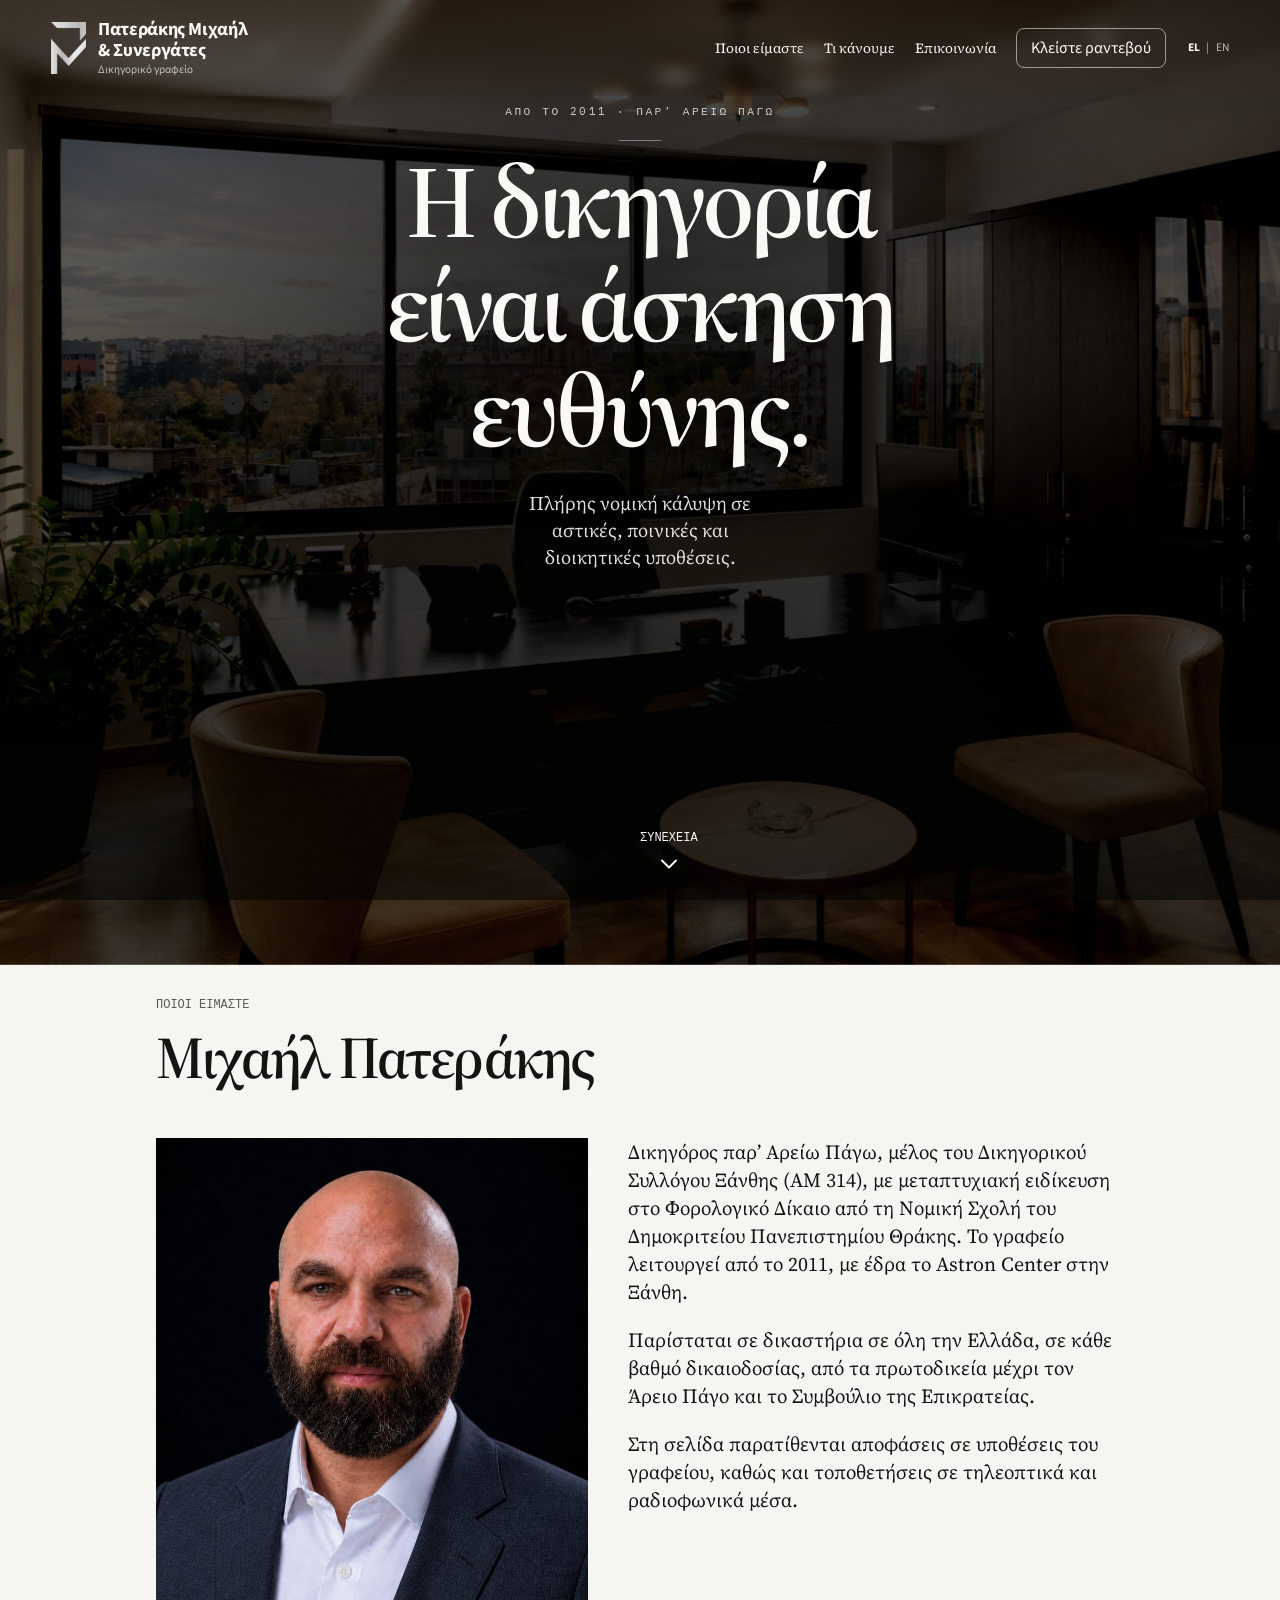
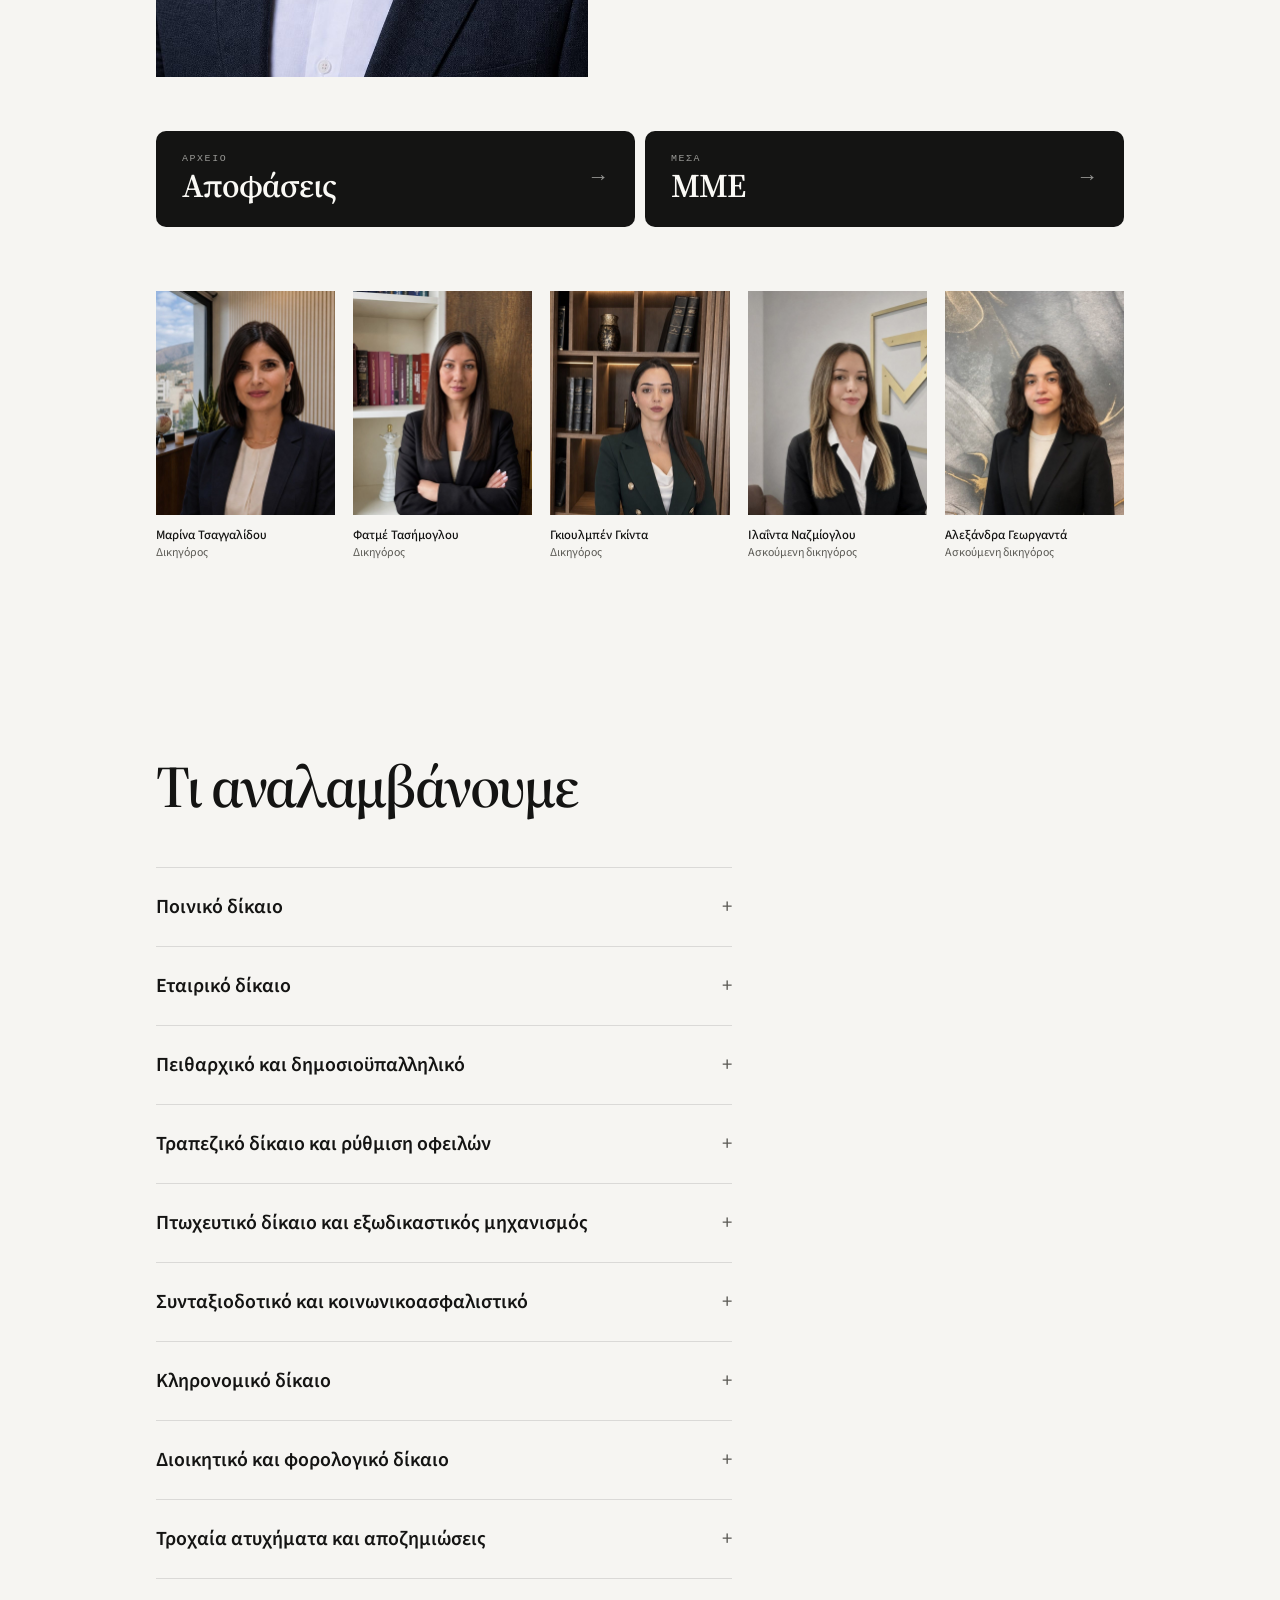
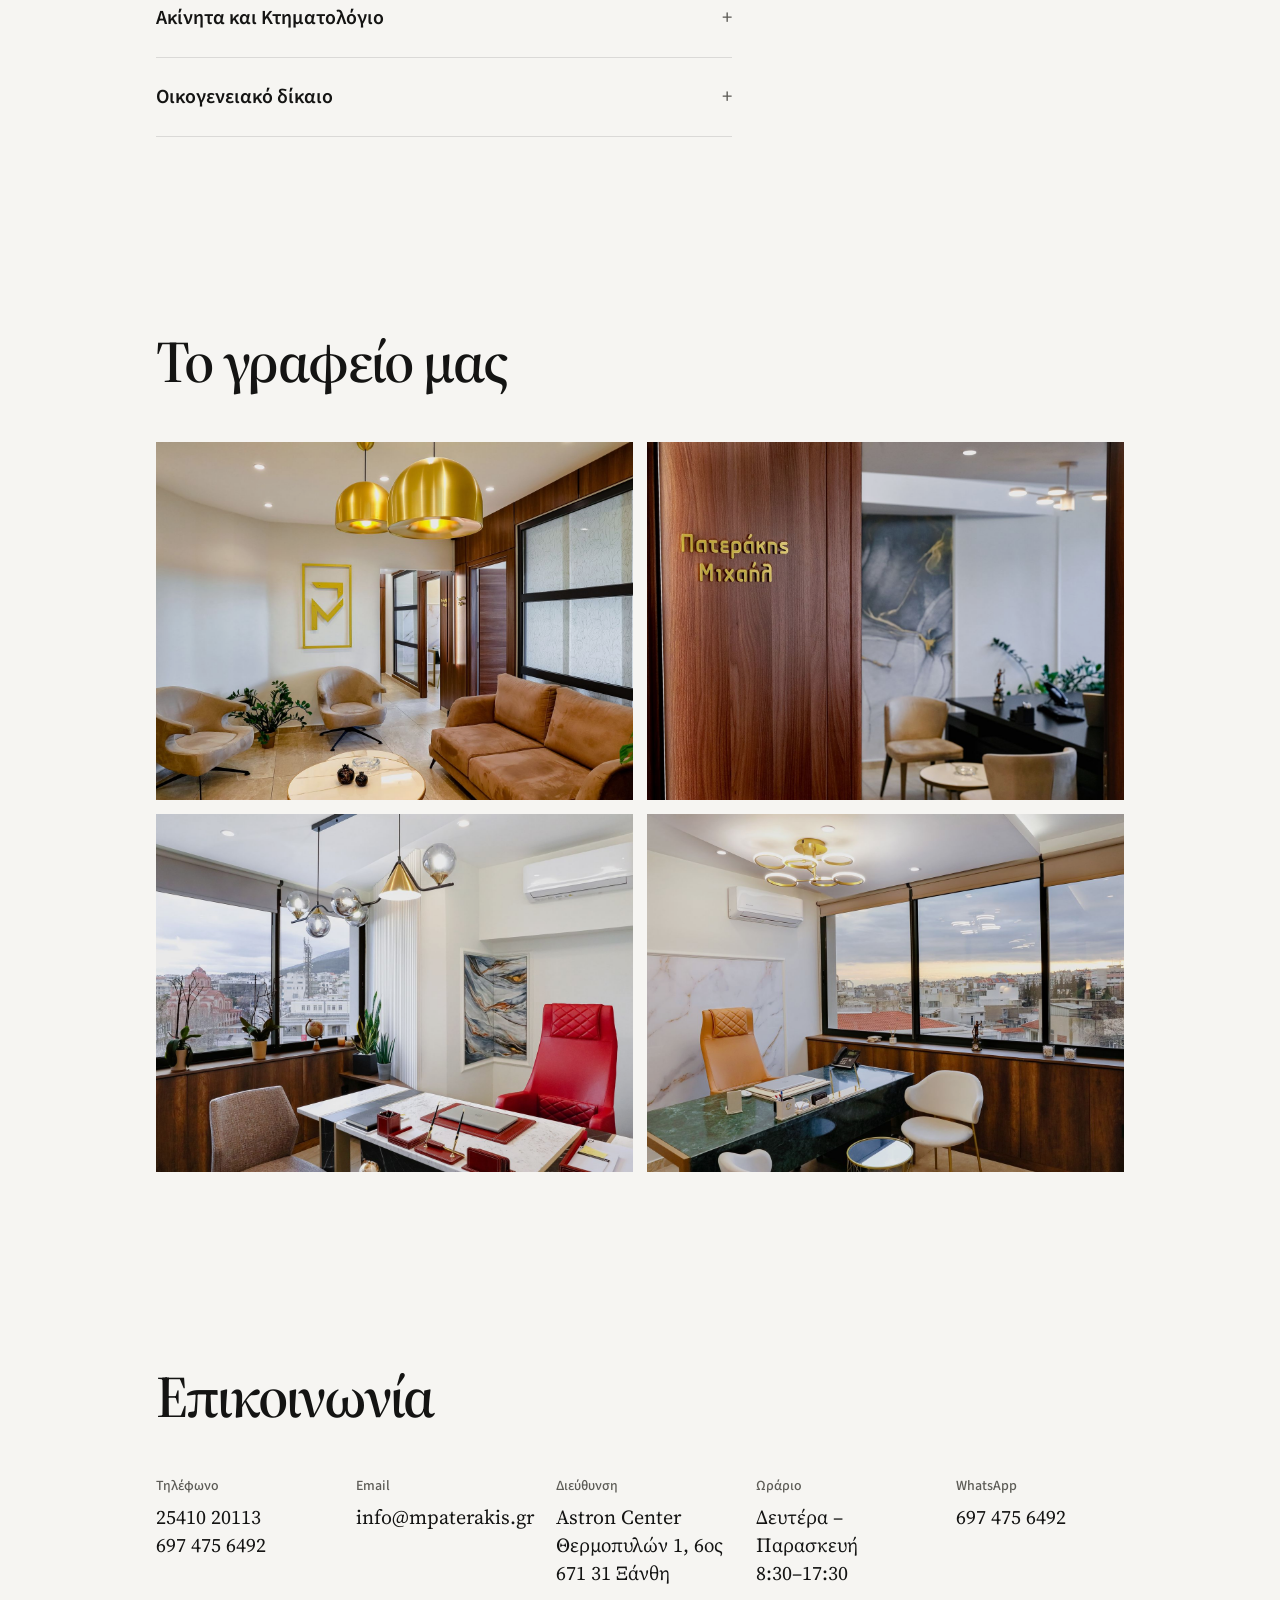
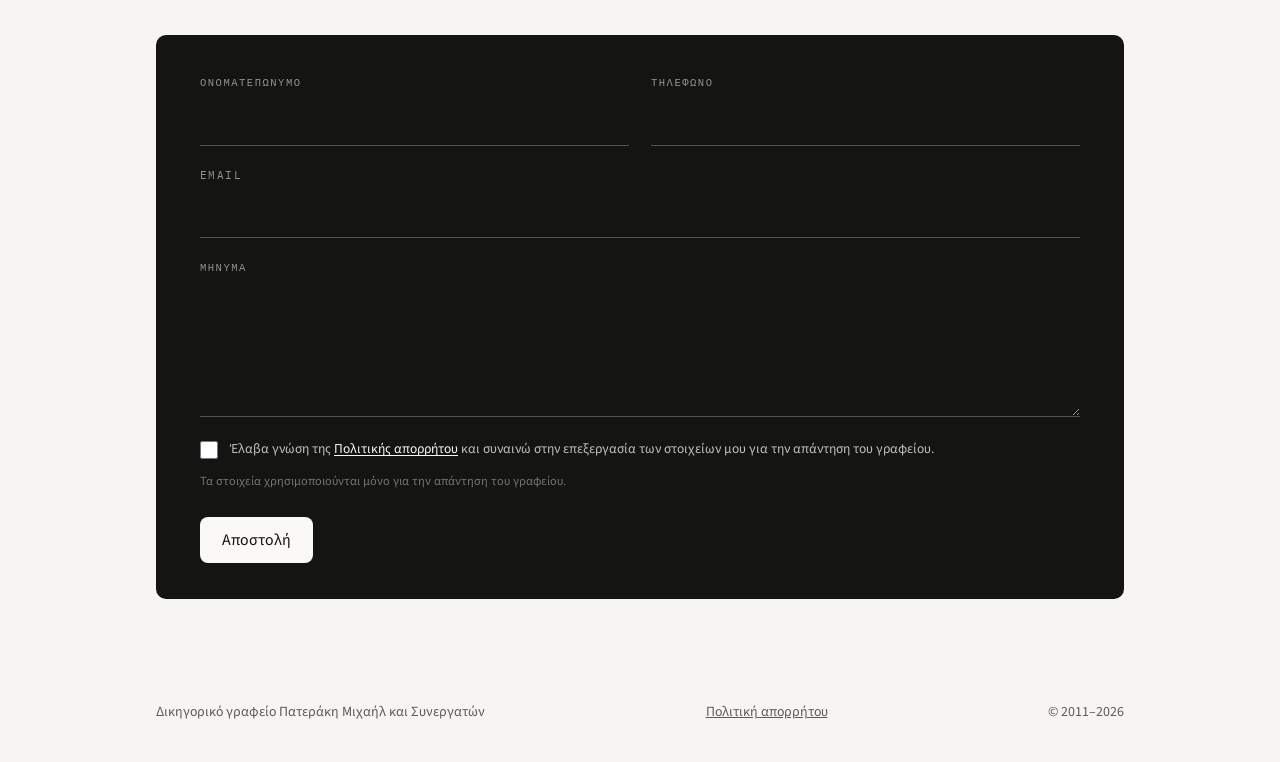
<file: index.html>
<!DOCTYPE html>
<html lang="el">
<head>
<meta charset="utf-8">
<meta name="viewport" content="width=device-width, initial-scale=1">
<title data-i18n="title.home">Δικηγορικό γραφείο Πατεράκη — Ξάνθη | Δικηγόρος παρ’ Αρείω Πάγω</title>
<link rel="icon" href="favicon.ico" sizes="any">
<link rel="icon" href="favicon-32.png" sizes="32x32" type="image/png">
<link rel="icon" href="favicon-16.png" sizes="16x16" type="image/png">
<link rel="icon" href="favicon.png" sizes="64x64" type="image/png">
<link rel="apple-touch-icon" href="apple-touch-icon.png">
<link rel="preload" href="fonts/SourceSerif4-normal-600-greek.woff2" as="font" type="font/woff2" crossorigin>
<link rel="preload" href="fonts/SourceSans3-normal-400-greek.woff2" as="font" type="font/woff2" crossorigin>
<link rel="stylesheet" href="fonts.css">
<style>
:root{
  --bg:#F6F5F2;
  --ink:#141413;
  --mute:#5C5B56;
  --line:rgba(20,20,19,.12);
  --gold:#C4A35A;
  --gold-2:#E0C57A;
  --sans:"Source Sans 3", Arial, sans-serif;
  --serif:"Source Serif 4", Georgia, serif;
  --mono:"IBM Plex Mono", ui-monospace, monospace;
}
*{box-sizing:border-box}
html{scroll-behavior:smooth}
body{
  margin:0;
  background:var(--bg);
  color:var(--ink);
  font-family:var(--serif);
  font-size:1.25rem;
  line-height:1.4;
  font-weight:400;
  letter-spacing:0;
  -webkit-font-smoothing:antialiased;
}
a{color:inherit}
:focus-visible{outline:1px solid var(--ink); outline-offset:3px}
.wrap{max-width:1080px; margin:0 auto; padding:0 clamp(24px,5vw,56px)}

header{position:sticky; top:0; z-index:20; background:#FFFFFF}
header .wrap{
  display:flex; align-items:center; justify-content:space-between;
  height:96px; gap:24px; max-width:none; width:100%;
  padding:0 clamp(24px,4vw,56px);
}
.brand{display:flex; align-items:center; gap:12px; text-decoration:none; flex:none; min-width:0; max-width:280px}
.brand .bmark{height:52px; width:auto; display:block}
.brand .name{display:flex; flex-direction:column; gap:0; font-family:var(--sans); color:var(--ink); line-height:1.15}
.brand .n1{font-size:1.15rem; font-weight:700; letter-spacing:-.02em}
.brand .n2{font-size:1.15rem; font-weight:700; letter-spacing:-.02em}
.brand .n3{margin-top:3px; font-size:.7rem; font-weight:400; color:var(--mute); letter-spacing:0}
nav{display:flex; align-items:center; gap:20px; justify-content:flex-end; flex:1}
nav a{
  text-decoration:none;
  font-family:var(--serif);
  font-size:.875rem;
  font-weight:400;
  letter-spacing:0;
  line-height:1.3;
  color:var(--ink);
}
nav a:hover{color:var(--mute)}
nav a.btn{
  background:#141413;
  color:#FAF9F5;
  padding:8px 14px;
  border-radius:8px;
  letter-spacing:0;
  text-transform:none;
  font-family:var(--sans);
  font-size:1rem;
  font-weight:400;
  line-height:1.4;
  flex:none;
}
nav a.btn:hover{background:#2a2a28; color:#FAF9F5}

.lang{
  display:flex; align-items:center; gap:6px;
  margin-left:2px;
  font-family:var(--sans);
  font-size:.72rem;
  font-weight:400;
  letter-spacing:.04em;
  line-height:1;
  flex:none;
  user-select:none;
}
.lang button{
  background:none; border:0; padding:0;
  font-family:inherit; font-size:inherit;
  font-weight:400;
  color:var(--mute);
  cursor:pointer;
  line-height:1;
}
.lang button.on{
  color:var(--ink);
  font-weight:700;
}
.lang .sep{color:var(--mute)}
@media (max-width:860px){
  header .wrap{height:auto; min-height:64px; flex-wrap:wrap; gap:10px 16px; padding:12px 18px}
  .brand{max-width:100%}
  .brand .bmark{height:36px}
  .brand .name{font-size:.72rem}
  nav{width:100%; flex-wrap:wrap; gap:8px 12px; justify-content:flex-start}
  nav a{font-size:.68rem}
}
@media
.hero{
  position:relative;
  min-height:calc(100vh - 64px);
  padding:0;
  display:flex;
  align-items:center;
  justify-content:center;
  overflow:hidden;
  background:var(--bg);
}
.hero-photo{
  position:absolute; inset:0;
  transition:opacity .55s ease;
}
.hero-photo img{
  width:100%; height:100%;
  object-fit:cover; object-position:center 28%;
  display:block;
  filter:brightness(.78) contrast(1.08) saturate(.92);
}
.hero-copy{
  position:relative; z-index:1;
  text-align:center;
  opacity:1;
  transform:none;
  pointer-events:none;
  padding:0 28px;
}
.hero .kicker,.hero h1,.hero .lede,.hero .scroll-cue, .scroll-cue{color:#FAF9F5}
.hero .kicker{color:rgba(250,249,245,.78)}
.hero .lede{color:rgba(250,249,245,.92)}
.hero h1{
  font-size:clamp(2.8rem, 7.2vw, 4.6rem);
  max-width:14ch;
  color:#FAF9F5;
  text-shadow:0 8px 40px rgba(0,0,0,.35);
}
.hero::after{
  background:linear-gradient(to top, rgba(12,12,10,.55), transparent 55%);
}
.scroll-cue{color:#FAF9F5}
header{background:rgba(255,255,255,.92); backdrop-filter:saturate(1.2) blur(8px)}
.hero .kicker{
  margin:0 0 18px;
  font-family:var(--mono);
  font-size:.75rem;
  font-weight:400;
  letter-spacing:0;
  text-transform:uppercase;
  color:var(--mute);
}
.hero h1{
  font-family:var(--sans);
  font-weight:700;
  font-size:clamp(2.5rem, 6vw, 3.6rem);
  line-height:1.1;
  letter-spacing:-.02em;
  margin:0 auto;
  max-width:16ch;
  color:var(--ink);
  text-wrap:balance;
}
.hero .lede{
  margin:22px auto 0;
  max-width:32ch;
  color:var(--ink);
  font-family:var(--serif);
  font-size:1.25rem;
  font-weight:400;
  line-height:1.4;
}
@media (max-width:700px){ .hero{min-height:70vh} }

.hero::after{
  content:"";
  position:absolute; left:0; right:0; bottom:0; height:150px; z-index:1;
  background:linear-gradient(to top, rgba(246,245,242,.92), transparent);
  pointer-events:none;
}
.scroll-cue{
  position:absolute; left:50%; bottom:22px; z-index:2;
  transform:translateX(-50%);
  display:flex; flex-direction:column; align-items:center; gap:4px;
  color:var(--ink);
  text-decoration:none;
  font-family:var(--mono);
  font-size:.75rem;
  letter-spacing:0;
  text-transform:uppercase;
}
.scroll-cue svg{
  width:28px; height:28px; stroke:currentColor; fill:none;
  stroke-width:1.6; stroke-linecap:round; stroke-linejoin:round;
  animation:cue 1.8s ease-in-out infinite;
}
.scroll-cue:hover{color:var(--ink)}
@keyframes cue{
  0%,100%{transform:translateY(0)}
  50%{transform:translateY(8px)}
}

@media (prefers-reduced-motion:reduce){
  .hero-photo, .hero-copy{transition:none}
  .scroll-cue{animation:none}
}

section{padding:96px 0}
.sec-k{
  margin:0 0 12px;
  font-family:var(--mono);
  font-size:.75rem;
  font-weight:400;
  letter-spacing:0;
  text-transform:uppercase;
  color:var(--mute);
}
h2{
  font-family:var(--sans);
  font-weight:700;
  font-size:clamp(2rem, 4vw, 3rem);
  line-height:1.1;
  letter-spacing:-.02em;
  margin:0 0 48px;
  color:var(--ink);
}

.about{display:grid; grid-template-columns:minmax(0,1fr) minmax(0,1.15fr); gap:40px; align-items:start}
.about .portrait{
  width:100%;
  max-width:none;
  height:auto;
  display:block;
  margin:0 0 18px;
}
.about .firm img.mark-s{
  width:40px;
  height:auto;
  display:block;
  margin:0 0 14px;
}
.about .firm p{
  margin:0;
  font-size:1.08rem;
  line-height:1.35;
  color:var(--ink);
  max-width:16ch;
}
.about p{margin:0 0 1em; color:var(--ink); font-size:1.25rem; line-height:1.4; font-weight:400}
.about p:last-child{margin:0}
@media (max-width:800px){ .about{grid-template-columns:1fr; gap:28px} }

.team{
  margin-top:64px;
  display:grid;
  grid-template-columns:repeat(5, minmax(0,1fr));
  gap:18px;
}
.team figure{margin:0; width:auto; min-width:0; cursor:pointer}
.team figure:hover img, .team figure:focus-visible img{filter:brightness(1.08)}
.team figure:hover h3, .team figure:focus-visible h3{text-decoration:underline; text-underline-offset:3px}
.team .hint{
  margin:6px 0 0;
  font-family:var(--sans);
  font-size:.7rem;
  font-weight:500;
  color:var(--ink);
}
.team .mono{
  width:100%;
  aspect-ratio:4/5;
  display:flex;
  align-items:center;
  justify-content:center;
  background:rgba(20,20,19,.04);
  border:1px solid var(--line);
  font-size:.78rem;
  color:var(--mute);
}
.team img{
  width:100%;
  aspect-ratio:4/5;
  object-fit:cover;
  display:block;
  background:#e8e4dc;
}
@media (max-width:800px){
  .team{grid-template-columns:repeat(5, minmax(120px,1fr)); overflow-x:auto; gap:12px}
}
.team h3{
  margin:12px 0 2px;
  font-family:var(--sans);
  font-size:.875rem;
  font-weight:600;
  line-height:1.3;
  color:var(--ink);
}
.team p{margin:0; font-family:var(--sans); font-size:.75rem; font-weight:400; color:var(--mute)}


.areas{max-width:36rem}
.areas article{padding:26px 0; border-top:1px solid var(--line)}
.areas article:last-child{border-bottom:1px solid var(--line)}
.areas h3{margin:0 0 6px; font-family:var(--sans); font-weight:600; font-size:1.25rem; line-height:1.3; color:var(--ink)}
.areas p{margin:0; color:var(--ink); font-size:1.125rem; line-height:1.4}

.band{
  padding:0;
  height:min(78vh, 720px);
  overflow:hidden;
  background:var(--bg);
}
.band img{
  width:100%;
  height:100%;
  object-fit:cover;
  object-position:center 42%;
  display:block;
  filter:brightness(.86) contrast(1.04);
}
.office-lead{width:100%; aspect-ratio:16/9; object-fit:cover; display:block; margin:0 0 22px}
.ph-note{margin:0 0 28px; font-size:.82rem; color:var(--mute)}
.office-grid{
  display:grid;
  grid-template-columns:1fr 1fr;
  gap:14px;
}
.office-grid a{
  display:block;
  aspect-ratio:4/3;
  overflow:hidden;
  text-decoration:none;
  background:#141413;
}
.office-grid img{
  width:100%;
  height:100%;
  object-fit:cover;
  display:block;
  cursor:zoom-in;
  filter:brightness(.96);
  opacity:1;
  transition:opacity .9s ease, filter .2s ease;
}
.office-grid a:hover img{filter:brightness(1.05)}
.office-grid img.is-out{opacity:0}
@media (max-width:700px){
  .hero{padding:80px 0 96px}
}


.pbox{
  display:none; position:fixed; inset:0; z-index:50;
  background:rgba(20,20,19,.45);
  align-items:center; justify-content:center; padding:24px;
}
.pbox.on{display:flex}
.pbox .pbox-x{position:absolute;top:8px;right:12px;background:none;border:0;font:400 30px/1 var(--sans);color:var(--mute);cursor:pointer;padding:4px 10px}
.pbox .pbox-x:hover{color:var(--ink)}
.pbox .card{position:relative;
  background:#F6F5F2; color:var(--ink);
  width:min(640px, 100%);
  display:grid; grid-template-columns:200px 1fr; gap:28px;
  padding:28px; cursor:default;
}
.pbox img{width:100%; aspect-ratio:1/1; object-fit:cover; display:block}
.pbox h3{margin:0 0 4px; font-family:var(--sans); font-weight:600; font-size:1.25rem}
.pbox .role{margin:0 0 16px; font-size:.9rem; color:var(--mute)}
.pbox .bio{margin:0; font-size:1.05rem; line-height:1.5}
.pbox .bio p{margin:0 0 .7em}
.pbox .bio p:last-child{margin:0}
@media (max-width:640px){ .pbox .card{grid-template-columns:1fr} }

.lb{
  display:none;
  position:fixed;
  inset:0;
  z-index:40;
  background:rgba(8,10,14,.94);
  align-items:center;
  justify-content:center;
  padding:32px;
  cursor:zoom-out;
}
.lb.on{display:flex}
.lb img{
  max-width:min(1100px,92vw);
  max-height:88vh;
  object-fit:contain;
  display:block;
}

.contact{padding:96px 0 80px}
.contact .grid3{display:grid; grid-template-columns:repeat(5,minmax(0,1fr)); gap:32px}
.contact h3{margin:0 0 8px;font-family:var(--sans);font-size:.875rem;font-weight:500;line-height:1.3;letter-spacing:0;text-transform:none;color:var(--mute)}
.contact p, .contact a{margin:0;text-decoration:none;font-family:var(--serif);font-size:1.25rem;font-weight:400;line-height:1.4;color:var(--ink)}
.contact a:hover{color:var(--mute)}
@media (max-width:980px){ .contact .grid3{grid-template-columns:1fr 1fr; gap:36px} }
@media (max-width:720px){ .contact .grid3{grid-template-columns:1fr; gap:28px} }


.cform{
  margin-top:48px;
  background:#141413;
  color:#FAF9F5;
  border-radius:10px;
  padding:40px 44px 36px;
}
.cform .row{display:grid; grid-template-columns:1fr 1fr; gap:22px}
.cform label{
  display:block;
  font-family:var(--mono);
  font-size:.66rem;
  font-weight:400;
  letter-spacing:.14em;
  text-transform:uppercase;
  color:rgba(250,249,245,.55);
  margin:0 0 22px;
}
.cform input, .cform textarea{
  display:block; width:100%;
  margin-top:10px;
  border:0; border-bottom:1px solid rgba(250,249,245,.28);
  background:transparent;
  font-family:var(--serif);
  font-size:1.2rem;
  line-height:1.4;
  color:#FAF9F5;
  padding:8px 0 10px;
  border-radius:0;
  outline:none;
  caret-color:#FAF9F5;
}
.cform textarea{min-height:132px; resize:vertical}
.cform input:focus, .cform textarea:focus{border-bottom-color:#FAF9F5}
.cform input:-webkit-autofill,
.cform input:-webkit-autofill:hover,
.cform input:-webkit-autofill:focus{
  -webkit-text-fill-color:#FAF9F5;
  box-shadow:0 0 0 1000px #141413 inset;
  transition:background-color 9999s;
}
.cform .consent{display:flex;gap:12px;align-items:flex-start;margin:4px 0 14px;font-family:var(--sans);font-size:.85rem;line-height:1.45;color:rgba(250,249,245,.75);letter-spacing:0;text-transform:none;cursor:pointer}
.cform .consent input{display:inline-block;width:18px;height:18px;margin:2px 0 0;flex:none;accent-color:#FAF9F5}
.cform .consent a{font:inherit;color:#FAF9F5;text-decoration:underline;text-underline-offset:2px}
.cform .fine{
  margin:2px 0 26px;
  font-family:var(--sans);
  font-size:.78rem;
  color:rgba(250,249,245,.42);
  line-height:1.4;
  letter-spacing:0;
  text-transform:none;
}
.cform button{
  background:#FAF9F5; color:#141413;
  border:0; border-radius:8px;
  padding:12px 22px;
  font-family:var(--sans);
  font-size:1rem;
  cursor:pointer;
}
.cform button:hover{background:#fff; color:#141413}
.cform .ok{
  display:none;
  margin:0 0 22px;
  font-family:var(--serif);
  font-size:1.2rem;
  color:#FAF9F5;
}
.cform.is-sent .ok{display:block}
@media (max-width:640px){
  .cform{padding:28px 22px 26px}
  .cform .row{grid-template-columns:1fr}
}

footer{
  padding:24px 0 40px;
  color:var(--mute);
  font-family:var(--sans);
  font-size:.875rem;
  font-weight:400;
}
footer .wrap{display:flex; justify-content:space-between; gap:12px; flex-wrap:wrap}


/* photo first, then dusk + title */
.hero{background:#111110; min-height:100vh; overflow:hidden}
.hero-photo{position:absolute; inset:0; transform:none}
.hero-photo img{
  object-position:center 34%;
  transform:scale(1.04);
  transform-origin:center 40%;
  filter:brightness(1.02) contrast(1.04) saturate(1);
  animation:ken 22s ease-out forwards;
}
@keyframes ken{
  from{transform:scale(1.04); filter:brightness(1.02) contrast(1.04) saturate(1)}
  to{transform:scale(1.12); filter:brightness(.38) contrast(1.2) saturate(.8)}
}
.hero::after{
  content:"";
  position:absolute; inset:0; z-index:1; height:auto;
  background:
    radial-gradient(ellipse at 50% 46%, rgba(4,4,3,.72), transparent 66%),
    linear-gradient(to top, rgba(4,4,3,.58), transparent 44%);
  opacity:0;
  animation:dusk 2.2s ease .4s forwards;
  pointer-events:none;
}
@keyframes dusk{to{opacity:1}}
.hero-copy{
  z-index:2; opacity:0; transform:translateY(18px);
  animation:titlein 1.35s ease .85s forwards;
  padding:0 32px;
}
@keyframes titlein{to{opacity:1; transform:none}}
.hero .kicker{
  color:rgba(250,249,245,.78);
  letter-spacing:.22em;
  font-size:.7rem;
  margin-bottom:8px;
}
.hero .kicker::after{
  content:"";
  display:block;
  width:42px; height:1px;
  background:rgba(250,249,245,.4);
  margin:20px auto 0;
}
.hero h1{
  font-family:var(--serif);
  font-weight:600;
  font-size:clamp(3.1rem, 9vw, 6.4rem);
  line-height:1.02;
  letter-spacing:-.035em;
  max-width:11ch;
  color:#FAF9F5;
  text-shadow:0 18px 60px rgba(0,0,0,.55);
}
.hero .lede{
  color:rgba(250,249,245,.9);
  max-width:26ch;
  margin-top:28px;
  font-size:1.2rem;
}
.scroll-cue{color:#FAF9F5; opacity:0; animation:titlein .8s ease 1.7s forwards}
.scroll-cue:hover{color:#FAF9F5}
header{
  position:fixed; left:0; right:0; top:0;
  background:transparent;
  transition:background .35s ease;
}
header .brand .name, header nav a{color:#FAF9F5}
header .brand .n3, header .lang button, header .lang .sep{color:rgba(250,249,245,.7)}
header .lang button.on{color:#FAF9F5}
header .brand .bmark{filter:invert(1); transition:filter .35s ease}
header nav a.btn{
  background:transparent; color:#FAF9F5;
  border:1px solid rgba(250,249,245,.55);
}
header nav a.btn:hover{background:#FAF9F5; color:#141413}
header.solid{background:#fff}
header.solid .brand .name, header.solid nav a{color:var(--ink)}
header.solid .brand .n3, header.solid .lang button, header.solid .lang .sep{color:var(--mute)}
header.solid .lang button.on{color:var(--ink)}
header.solid .brand .bmark{filter:none}
header.solid nav a.btn{background:#141413; color:#FAF9F5; border-color:#141413}
header.solid nav a.btn:hover{background:#2a2a28; color:#FAF9F5}

h2{
  font-family:var(--serif);
  font-weight:600;
  font-size:clamp(2.35rem, 5.2vw, 3.7rem);
  letter-spacing:-.03em;
}
.team .hint{display:none}
.team h3{font-weight:500; font-size:.8rem}
.team figure:hover h3, .team figure:focus-visible h3{text-decoration:none}
.team figure img{filter:brightness(.96)}
.team figure:hover img{filter:brightness(1.04)}



.bubbles{
  display:grid;
  grid-template-columns:1fr 1fr;
  gap:10px;
  margin:36px 0 8px;
}
.bubble{
  display:flex; align-items:baseline; justify-content:space-between; gap:16px;
  min-height:0;
  padding:22px 26px 24px;
  border-radius:10px;
  background:#141413;
  border:0;
  text-decoration:none;
  color:#FAF9F5;
  line-height:1;
  transition:background .2s ease, transform .2s ease;
}
.bubble img{display:none}
.bubble::after{content:none}
.bubble:hover{background:#2a2a28; color:#FAF9F5}
.bubble .b-k{
  font-family:var(--mono);
  font-size:.62rem;
  letter-spacing:.16em;
  text-transform:uppercase;
  color:rgba(250,249,245,.58);
  margin:0 0 6px;
  display:block;
}
.bubble .b-t{
  font-family:var(--serif);
  font-size:clamp(1.65rem, 2.6vw, 2.15rem);
  font-weight:600;
  letter-spacing:-.03em;
  color:#FAF9F5;
  display:block;
}
.bubble .b-go{
  font-family:var(--sans);
  font-size:1.35rem;
  font-weight:400;
  color:rgba(250,249,245,.55);
  flex:none;
  align-self:center;
}
.bubble:hover .b-go{color:#FAF9F5}
@media (max-width:640px){
  .bubbles{grid-template-columns:1fr}
  .bubble{padding:18px 20px}
}

.hero{padding-top:var(--hh,96px)}
.sr-only{position:absolute;width:1px;height:1px;padding:0;margin:-1px;overflow:hidden;clip:rect(0,0,0,0);white-space:nowrap;border:0}
@media (max-width:800px){.team{grid-template-columns:repeat(6,minmax(0,1fr));overflow:visible;gap:14px 10px}.team figure{grid-column:span 2}.team figure:nth-child(4){grid-column:2/span 2}}
@media (max-width:640px){.pbox{align-items:flex-start;overflow-y:auto;-webkit-overflow-scrolling:touch;padding:64px 12px 24px}.pbox .card{width:100%;max-height:none;padding:22px 18px 24px}.pbox img{width:160px;margin:0 auto 6px}.pbox button.pbox-x{position:fixed;top:12px;right:12px;width:44px;height:44px;border-radius:50%;background:#F6F5F2;color:#141413;font-size:30px;padding:0;line-height:44px;text-align:center;box-shadow:0 2px 10px rgba(0,0,0,.35);z-index:60}}
.areas article{cursor:pointer;outline:none}.areas article h3{margin:0;display:flex;justify-content:space-between;align-items:baseline;gap:16px}.areas article h3::after{content:"+";font-weight:400;color:var(--mute);font-size:1.3rem;line-height:1;flex:none;transition:transform .25s ease}.areas article p{max-height:0;overflow:hidden;opacity:0;margin:0;transition:max-height .4s ease,opacity .3s ease,margin .3s ease}.areas article.open p{max-height:12em;opacity:1;margin-top:8px}.areas article.open h3::after{transform:rotate(45deg)}@media (hover:hover) and (pointer:fine){.areas article:hover p{max-height:12em;opacity:1;margin-top:8px}.areas article:hover h3::after{transform:rotate(45deg)}}
.hero-photo img,.hero::after,.hero-copy,.scroll-cue{animation-play-state:paused}
.hero.ready .hero-photo img,.hero.ready::after,.hero.ready .hero-copy,.hero.ready .scroll-cue{animation-play-state:running}
</style>
<meta name="description" content="Επίσημη ιστοσελίδα του δικηγορικού γραφείου Μιχαήλ Πατεράκη και Συνεργατών στην Ξάνθη, παρέχοντας νομική κάλυψη σε αστικές, ποινικές και διοικητικές υποθέσεις.">
<link rel="canonical" href="https://www.mpaterakis.gr/">
<meta name="robots" content="index, follow, max-image-preview:large">
<meta name="theme-color" content="#141413">
<meta property="og:locale" content="el_GR">
<meta property="og:type" content="website">
<meta property="og:site_name" content="Δικηγορικό γραφείο Πατεράκη Μιχαήλ και Συνεργατών">
<meta property="og:title" content="Δικηγορικό γραφείο Πατεράκη — Ξάνθη | Δικηγόρος παρ’ Αρείω Πάγω">
<meta property="og:description" content="Επίσημη ιστοσελίδα του δικηγορικού γραφείου Μιχαήλ Πατεράκη και Συνεργατών στην Ξάνθη, παρέχοντας νομική κάλυψη σε αστικές, ποινικές και διοικητικές υποθέσεις.">
<meta property="og:url" content="https://www.mpaterakis.gr/">
<meta property="og:image" content="https://www.mpaterakis.gr/og-image.jpg">
<meta property="og:image:width" content="1200">
<meta property="og:image:height" content="630">
<meta name="twitter:card" content="summary_large_image">
<meta name="twitter:title" content="Δικηγορικό γραφείο Πατεράκη — Ξάνθη | Δικηγόρος παρ’ Αρείω Πάγω">
<meta name="twitter:description" content="Επίσημη ιστοσελίδα του δικηγορικού γραφείου Μιχαήλ Πατεράκη και Συνεργατών στην Ξάνθη, παρέχοντας νομική κάλυψη σε αστικές, ποινικές και διοικητικές υποθέσεις.">
<meta name="twitter:image" content="https://www.mpaterakis.gr/og-image.jpg">
<link rel="preload" as="image" href="assets/grafeio.jpg" fetchpriority="high">
<script type="application/ld+json">{"@context": "https://schema.org", "@type": "LegalService", "@id": "https://www.mpaterakis.gr/#org", "name": "Δικηγορικό γραφείο Πατεράκη Μιχαήλ και Συνεργατών", "alternateName": "Paterakis Law Office", "url": "https://www.mpaterakis.gr/", "logo": "https://www.mpaterakis.gr/logo-mark-black.png", "image": "https://www.mpaterakis.gr/og-image.jpg", "telephone": "+302541020113", "email": "info@mpaterakis.gr", "foundingDate": "2011", "address": {"@type": "PostalAddress", "streetAddress": "Θερμοπυλών 1, Astron Center, 6ος όροφος", "addressLocality": "Ξάνθη", "postalCode": "671 31", "addressCountry": "GR"}, "areaServed": ["Ξάνθη", "Θράκη", "Ανατολική Μακεδονία", "Ελλάδα"], "openingHoursSpecification": [{"@type": "OpeningHoursSpecification", "dayOfWeek": ["Monday", "Tuesday", "Wednesday", "Thursday", "Friday"], "opens": "08:30", "closes": "17:30"}], "founder": {"@id": "https://www.mpaterakis.gr/#mp"}, "employee": [{"@id": "https://www.mpaterakis.gr/#mp"}, {"@type": "Person", "name": "Μαρίνα Τσαγγαλίδου", "jobTitle": "Δικηγόρος", "worksFor": {"@id": "https://www.mpaterakis.gr/#org"}}, {"@type": "Person", "name": "Φατμέ Τασήμογλου", "jobTitle": "Δικηγόρος", "worksFor": {"@id": "https://www.mpaterakis.gr/#org"}}, {"@type": "Person", "name": "Γκιουλμπέν Γκιντά", "jobTitle": "Δικηγόρος", "worksFor": {"@id": "https://www.mpaterakis.gr/#org"}}, {"@type": "Person", "name": "Ιλάιντα Ναζμίογλου", "jobTitle": "Ασκούμενη δικηγόρος", "worksFor": {"@id": "https://www.mpaterakis.gr/#org"}}, {"@type": "Person", "name": "Αλεξάνδρα Γεωργαντά", "jobTitle": "Ασκούμενη δικηγόρος", "worksFor": {"@id": "https://www.mpaterakis.gr/#org"}}], "contactPoint": [{"@type": "ContactPoint", "telephone": "+302541020113", "contactType": "customer service", "availableLanguage": ["Greek", "English"], "areaServed": "GR"}], "hasOfferCatalog": {"@type": "OfferCatalog", "name": "Τομείς δικαίου", "itemListElement": [{"@type": "Offer", "itemOffered": {"@type": "Service", "name": "Ποινικό δίκαιο"}}, {"@type": "Offer", "itemOffered": {"@type": "Service", "name": "Εταιρικό δίκαιο"}}, {"@type": "Offer", "itemOffered": {"@type": "Service", "name": "Πειθαρχικό και δημοσιοϋπαλληλικό"}}, {"@type": "Offer", "itemOffered": {"@type": "Service", "name": "Τραπεζικό δίκαιο και ρύθμιση οφειλών"}}, {"@type": "Offer", "itemOffered": {"@type": "Service", "name": "Πτωχευτικό δίκαιο και εξωδικαστικός μηχανισμός"}}, {"@type": "Offer", "itemOffered": {"@type": "Service", "name": "Συνταξιοδοτικό και κοινωνικοασφαλιστικό"}}, {"@type": "Offer", "itemOffered": {"@type": "Service", "name": "Κληρονομικό δίκαιο"}}, {"@type": "Offer", "itemOffered": {"@type": "Service", "name": "Διοικητικό και φορολογικό δίκαιο"}}, {"@type": "Offer", "itemOffered": {"@type": "Service", "name": "Τροχαία ατυχήματα και αποζημιώσεις"}}, {"@type": "Offer", "itemOffered": {"@type": "Service", "name": "Ακίνητα και Κτηματολόγιο"}}, {"@type": "Offer", "itemOffered": {"@type": "Service", "name": "Οικογενειακό δίκαιο"}}]}, "knowsLanguage": ["el", "en"], "sameAs": ["https://wa.me/306974756492"]}</script>
<script type="application/ld+json">{"@context": "https://schema.org", "@type": "Person", "@id": "https://www.mpaterakis.gr/#mp", "name": "Μιχαήλ Πατεράκης", "alternateName": "Michail Paterakis", "jobTitle": "Δικηγόρος παρ’ Αρείω Πάγω", "worksFor": {"@id": "https://www.mpaterakis.gr/#org"}, "memberOf": {"@type": "Organization", "name": "Δικηγορικός Σύλλογος Ξάνθης"}, "alumniOf": {"@type": "CollegeOrUniversity", "name": "Νομική Σχολή Δημοκριτείου Πανεπιστημίου Θράκης"}, "image": "https://www.mpaterakis.gr/assets/ph/mp-portrait.jpg", "url": "https://www.mpaterakis.gr/#poioi"}</script>
<link rel="alternate" hreflang="el" href="https://www.mpaterakis.gr/">
<link rel="alternate" hreflang="en" href="https://www.mpaterakis.gr/?lang=en">
<link rel="alternate" hreflang="x-default" href="https://www.mpaterakis.gr/">
<meta property="og:locale:alternate" content="en_US">
<script type="application/ld+json">{"@context": "https://schema.org", "@type": "WebPage", "@id": "https://www.mpaterakis.gr/#webpage", "url": "https://www.mpaterakis.gr/", "name": "Δικηγορικό γραφείο Πατεράκη — Ξάνθη | Δικηγόρος παρ’ Αρείω Πάγω", "description": "Επίσημη ιστοσελίδα του δικηγορικού γραφείου Μιχαήλ Πατεράκη και Συνεργατών στην Ξάνθη, παρέχοντας νομική κάλυψη σε αστικές, ποινικές και διοικητικές υποθέσεις.", "inLanguage": "el", "isPartOf": {"@type": "WebSite", "@id": "https://www.mpaterakis.gr/#website", "url": "https://www.mpaterakis.gr/", "name": "Δικηγορικό γραφείο Πατεράκη Μιχαήλ και Συνεργατών", "inLanguage": ["el", "en"], "publisher": {"@id": "https://www.mpaterakis.gr/#org"}}, "about": {"@id": "https://www.mpaterakis.gr/#org"}, "primaryImageOfPage": {"@type": "ImageObject", "url": "https://www.mpaterakis.gr/og-image.jpg", "width": 1200, "height": 630}}</script>
</head>
<body>
<script>(function(){try{var q=new URLSearchParams(location.search),ks=["gclid","gbraid","wbraid"],st=window.sessionStorage;ks.forEach(function(k){var v=q.get(k);if(v&&/^[\w-]{1,200}$/.test(v))st.setItem("mp_"+k,v)});var ref="";try{ref=document.referrer?new URL(document.referrer).hostname:""}catch(e){}if(ref&&ref!==location.hostname&&!st.getItem("mp_src"))st.setItem("mp_src",ref);window.MP_LEAD=function(){var o={};ks.forEach(function(k){o[k]=st.getItem("mp_"+k)||""});o.src=(o.gclid||o.gbraid||o.wbraid)?"google-ads":(st.getItem("mp_src")||"direct");o.page=location.pathname;return o};var EP="https://script.google.com/macros/s/AKfycbxUMonTPaJXViAvsH3z4OxTLE3rfj15y5DyluSemGi7GIlAHyH-x-bxsfWmajO70AOx/exec";document.addEventListener("click",function(e){var t=e.target;if(!t||!t.closest)return;var a=t.closest('a[href^="tel:"]');if(!a)return;var d=window.MP_LEAD(),fd=new FormData();fd.append("action","call");Object.keys(d).forEach(function(k){fd.append(k,d[k])});try{fetch(EP,{method:"POST",body:fd,mode:"no-cors",keepalive:true})}catch(err){}},true);document.addEventListener("DOMContentLoaded",function(){var f=document.getElementById("cform");if(!f)return;f.addEventListener("submit",function(){var d=window.MP_LEAD();Object.keys(d).forEach(function(k){var i=f.querySelector('input[name="'+k+'"]');if(!i){i=document.createElement("input");i.type="hidden";i.name=k;f.appendChild(i)}i.value=d[k]})},true)})}catch(e){}})();</script>

<header>
  <div class="wrap">
    <a class="brand" href="index.html">
      <img class="bmark" src="logo-mark-black.png" alt="">
      <span class="name"><span class="n1" data-i18n="brand.n1">Πατεράκης Μιχαήλ</span><span class="n2" data-i18n="brand.n2">&amp; Συνεργάτες</span><span class="n3" data-i18n="brand.n3">Δικηγορικό γραφείο</span></span>
    </a>
    <nav>
      <a href="#poioi" data-i18n="nav.who">Ποιοι είμαστε</a>
      <a href="#kanoume" data-i18n="nav.what">Τι κάνουμε</a>
      <a href="#epikoinonia" data-i18n="nav.contact">Επικοινωνία</a>
      <a class="btn" href="#epikoinonia" data-i18n="nav.book">Κλείστε ραντεβού</a>
      <span class="lang" role="group" data-i18n-aria="lang.label" aria-label="Γλώσσα">
        <button type="button" data-lang="el" class="on">EL</button>
        <span class="sep" aria-hidden="true">|</span>
        <button type="button" data-lang="en">EN</button>
      </span>
    </nav>
  </div>
</header>

<main>
<section class="hero" id="hero">
  <div class="hero-photo">
    <img src="assets/grafeio.jpg" alt="" width="1536" height="1024" fetchpriority="high">
  </div>
  <div class="hero-copy">
    <p class="kicker" data-i18n="hero.kicker">Από το 2011 · Παρ’ Αρείω Πάγω</p>
    <h1><span class="sr-only" data-i18n="seo.h1">Δικηγορικό γραφείο Πατεράκη στην Ξάνθη — </span><span data-i18n="hero.h1">Η δικηγορία είναι άσκηση ευθύνης.</span></h1>
    <p class="lede" data-i18n="hero.lede">Πλήρης νομική κάλυψη σε αστικές, ποινικές και διοικητικές υποθέσεις.</p>
  </div>
  <a class="scroll-cue" href="#poioi">
    <span data-i18n="hero.continue">Συνέχεια</span>
    <svg viewBox="0 0 24 24" aria-hidden="true"><path d="M6 9l6 6 6-6"/></svg>
  </a>
</section>

<section id="poioi">
  <div class="wrap">
    <p class="sec-k" data-i18n="about.kicker">Ποιοι είμαστε</p>
    <h2 data-i18n="about.h2">Μιχαήλ Πατεράκης</h2>
    <div class="about">
      <div class="firm">
        <img class="portrait" src="assets/ph/mp-portrait.jpg" alt="Μιχαήλ Πατεράκης, δικηγόρος παρ’ Αρείω Πάγω, Ξάνθη" width="800" height="1000">
      </div>
      <div>
        <p data-i18n="about.p1">Δικηγόρος παρ’ Αρείω Πάγω, μέλος του Δικηγορικού Συλλόγου Ξάνθης (ΑΜ 314), με μεταπτυχιακή ειδίκευση στο Φορολογικό Δίκαιο από τη Νομική Σχολή του Δημοκριτείου Πανεπιστημίου Θράκης. Το γραφείο λειτουργεί από το 2011, με έδρα το Astron Center στην Ξάνθη.</p>
        <p data-i18n="about.p2">Παρίσταται σε δικαστήρια σε όλη την Ελλάδα, σε κάθε βαθμό δικαιοδοσίας, από τα πρωτοδικεία μέχρι τον Άρειο Πάγο και το Συμβούλιο της Επικρατείας.</p>
        <p data-i18n="about.p3">Στη σελίδα παρατίθενται αποφάσεις σε υποθέσεις του γραφείου, καθώς και τοποθετήσεις σε τηλεοπτικά και ραδιοφωνικά μέσα.</p>
      </div>
    </div>

    <div class="bubbles">
      <a class="bubble" href="apofaseis.html">
        <span>
          <span class="b-k" data-i18n="bubble.j.k">Αρχείο</span>
          <span class="b-t" data-i18n="nav.judgments">Αποφάσεις</span>
        </span>
        <span class="b-go" aria-hidden="true">→</span>
      </a>
      <a class="bubble" href="mme.html">
        <span>
          <span class="b-k" data-i18n="bubble.m.k">Μέσα</span>
          <span class="b-t" data-i18n="nav.media">ΜΜΕ</span>
        </span>
        <span class="b-go" aria-hidden="true">→</span>
      </a>
    </div>

    <div class="team">
      <figure class="person" data-id="mt" tabindex="0" role="button" data-i18n-aria="team.aria.mt" aria-label="Βιογραφικό, Μαρίνα Τσαγγαλίδου">
        <img src="assets/ph/mt.jpg" alt="">
        <h3 data-i18n="team.name.mt">Μαρίνα Τσαγγαλίδου</h3>
        <p data-i18n="team.lawyer">Δικηγόρος</p>
        <p class="hint" data-i18n="team.hint">Βιογραφικό</p>
      </figure>
      <figure class="person" data-id="ft" tabindex="0" role="button" data-i18n-aria="team.aria.ft" aria-label="Βιογραφικό, Φατμέ Τασήμογλου">
        <img src="assets/ph/ft.jpg" alt="">
        <h3 data-i18n="team.name.ft">Φατμέ Τασήμογλου</h3>
        <p data-i18n="team.lawyer">Δικηγόρος</p>
        <p class="hint" data-i18n="team.hint">Βιογραφικό</p>
      </figure>
      <figure class="person" data-id="gg" tabindex="0" role="button" data-i18n-aria="team.aria.gg" aria-label="Βιογραφικό, Γκιουλμπέν Γκίντα">
        <img src="assets/ph/gg.jpg" alt="">
        <h3 data-i18n="team.name.gg">Γκιουλμπέν Γκίντα</h3>
        <p data-i18n="team.lawyer">Δικηγόρος</p>
        <p class="hint" data-i18n="team.hint">Βιογραφικό</p>
      </figure>
      <figure class="person" data-id="in" tabindex="0" role="button" data-i18n-aria="team.aria.in" aria-label="Βιογραφικό, Ιλαΐντα Ναζμίογλου">
        <img src="assets/ph/in.jpg" alt="">
        <h3 data-i18n="team.name.in">Ιλαΐντα Ναζμίογλου</h3>
        <p data-i18n="team.trainee">Ασκούμενη δικηγόρος</p>
        <p class="hint" data-i18n="team.hint">Βιογραφικό</p>
      </figure>
      <figure class="person" data-id="ag" tabindex="0" role="button" data-i18n-aria="team.aria.ag" aria-label="Βιογραφικό, Αλεξάνδρα Γεωργαντά">
        <img src="assets/ph/ag.jpg" alt="">
        <h3 data-i18n="team.name.ag">Αλεξάνδρα Γεωργαντά</h3>
        <p data-i18n="team.trainee">Ασκούμενη δικηγόρος</p>
        <p class="hint" data-i18n="team.hint">Βιογραφικό</p>
      </figure>
    </div>
  </div>
</section>

<section id="kanoume">
  <div class="wrap">
    <h2 data-i18n="areas.h2">Τι αναλαμβάνουμε</h2>
    <div class="areas">
      <article>
        <h3 data-i18n="areas.5.t">Ποινικό δίκαιο</h3>
        <p data-i18n="areas.5.b">Υπεράσπιση και υποστήριξη κατηγορίας, από την προανάκριση έως το ακροατήριο κάθε βαθμού.</p>
      </article>
      <article>
        <h3 data-i18n="areas.9.t">Εταιρικό δίκαιο</h3>
        <p data-i18n="areas.9.b">Σύσταση και λειτουργία εταιρειών, καταστατικά, συμφωνίες εταίρων και εταιρικές διαφορές.</p>
      </article>
      <article>
        <h3 data-i18n="areas.2.t">Πειθαρχικό και δημοσιοϋπαλληλικό</h3>
        <p data-i18n="areas.2.b">Υπεράσπιση σε ΕΔΕ, πειθαρχικά συμβούλια και διοικητικά δικαστήρια.</p>
      </article>
      <article>
        <h3 data-i18n="areas.1.t">Τραπεζικό δίκαιο και ρύθμιση οφειλών</h3>
        <p data-i18n="areas.1.b">Ανακοπές, ρυθμίσεις και προστασία της κύριας κατοικίας έναντι τραπεζών και εταιρειών διαχείρισης.</p>
      </article>
      <article>
        <h3 data-i18n="areas.11.t">Πτωχευτικό δίκαιο και εξωδικαστικός μηχανισμός</h3>
        <p data-i18n="areas.11.b">Πτώχευση φυσικών προσώπων, απαλλαγή οφειλών, ρύθμιση με το Δημόσιο και τα ταμεία.</p>
      </article>
      <article>
        <h3 data-i18n="areas.3.t">Συνταξιοδοτικό και κοινωνικοασφαλιστικό</h3>
        <p data-i18n="areas.3.b">Προσυνταξιοδοτική μελέτη, αίτηση, ένσταση και δικαστική προσφυγή, όπου απαιτείται.</p>
      </article>
      <article>
        <h3 data-i18n="areas.10.t">Κληρονομικό δίκαιο</h3>
        <p data-i18n="areas.10.b">Αποδοχή και αποποίηση, κληρονομικά χρέη, διανομή, νόμιμη μοίρα και διαθήκες.</p>
      </article>
      <article>
        <h3 data-i18n="areas.4.t">Διοικητικό και φορολογικό δίκαιο</h3>
        <p data-i18n="areas.4.b">Προσφυγές κατά πράξεων της διοίκησης, της φορολογικής αρχής και των ταμείων.</p>
      </article>
      <article>
        <h3 data-i18n="areas.7.t">Τροχαία ατυχήματα και αποζημιώσεις</h3>
        <p data-i18n="areas.7.b">Διεκδίκηση αποζημίωσης και παράσταση στην ποινική δίκη, για τον παθόντα ή τον οδηγό.</p>
      </article>
      <article>
        <h3 data-i18n="areas.8.t">Ακίνητα και Κτηματολόγιο</h3>
        <p data-i18n="areas.8.b">Αγοραπωλησίες, έλεγχος τίτλων, διορθώσεις κτηματολογικών εγγραφών και εμπράγματες διαφορές.</p>
      </article>
      <article>
        <h3 data-i18n="areas.6.t">Οικογενειακό δίκαιο</h3>
        <p data-i18n="areas.6.b">Διαζύγια, διατροφές και επιμέλεια, με προτεραιότητα στο συμφέρον του τέκνου.</p>
      </article>
    </div>
  </div>
</section>

<section id="grafeio">
  <div class="wrap">
    <h2 data-i18n="office.h2">Το γραφείο μας</h2>
    <div class="office-grid" id="film">
      <a href="assets/office/A031.jpg"><img src="assets/office/A031.jpg" alt=""></a>
      <a href="assets/office/A065.jpg"><img src="assets/office/A065.jpg" alt=""></a>
      <a href="assets/office/A0481.jpg"><img src="assets/office/A0481.jpg" alt=""></a>
      <a href="assets/office/A0671.jpg"><img src="assets/office/A0671.jpg" alt=""></a>
    </div>
  </div>
</section>

<section class="contact" id="epikoinonia">
  <div class="wrap">
    <h2 data-i18n="contact.h2">Επικοινωνία</h2>
    <div class="grid3">
      <div>
        <h3 data-i18n="contact.phone">Τηλέφωνο</h3>
        <p><a href="tel:+302541020113">25410 20113</a><br><a href="tel:+306974756492">697 475 6492</a></p>
      </div>
      <div>
        <h3 data-i18n="contact.email">Email</h3>
        <p><a href="mailto:info@mpaterakis.gr">info@mpaterakis.gr</a></p>
      </div>
      <div>
        <h3 data-i18n="contact.addressLabel">Διεύθυνση</h3>
        <p data-i18n-html="contact.address">Astron Center<br>Θερμοπυλών 1, 6ος<br>671 31 Ξάνθη</p>
      </div>
      <div>
        <h3 data-i18n="contact.hoursLabel">Ωράριο</h3>
        <p data-i18n-html="contact.hours">Δευτέρα – Παρασκευή<br>8:30–17:30</p>
      </div>
      <div>
        <h3 data-i18n="contact.whatsapp">WhatsApp</h3>
        <p><a href="https://wa.me/306974756492" target="_blank" rel="noopener">697 475 6492</a></p>
      </div>
    </div>

    <form class="cform" id="cform" action="https://script.google.com/macros/s/AKfycbxUMonTPaJXViAvsH3z4OxTLE3rfj15y5DyluSemGi7GIlAHyH-x-bxsfWmajO70AOx/exec" method="POST">
      <p class="ok" data-i18n="form.ok">Το μήνυμα εστάλη. Το γραφείο θα επικοινωνήσει μαζί σας.</p>
      <input type="text" name="_honey" style="display:none" tabindex="-1" autocomplete="off">
      <div class="row">
        <label><span data-i18n="form.name">Ονοματεπώνυμο</span>
          <input type="text" name="name" required autocomplete="name">
        </label>
        <label><span data-i18n="form.phone">Τηλέφωνο</span>
          <input type="tel" name="phone" required autocomplete="tel">
        </label>
      </div>
      <label><span data-i18n="form.email">Email</span>
        <input type="email" name="email" required autocomplete="email">
      </label>
      <label><span data-i18n="form.message">Μήνυμα</span>
        <textarea name="message" required></textarea>
      </label>
      <label class="consent"><input type="checkbox" name="consent" value="ναι" required><span data-i18n-html="form.consent">Έλαβα γνώση της <a href="aporrito.html" target="_blank" rel="noopener">Πολιτικής απορρήτου</a> και συναινώ στην επεξεργασία των στοιχείων μου για την απάντηση του γραφείου.</span></label>
      <p class="fine" data-i18n="form.fine">Τα στοιχεία χρησιμοποιούνται μόνο για την απάντηση του γραφείου.</p>
      <button type="submit" data-i18n="form.send">Αποστολή</button>
    </form>
  </div>
</section>
</main>

<footer>
  <div class="wrap">
    <span data-i18n="footer.firm">Δικηγορικό γραφείο Πατεράκη Μιχαήλ και Συνεργατών</span>
    <a href="aporrito.html" data-i18n="footer.privacy">Πολιτική απορρήτου</a>
    <span data-i18n="footer.note">© 2011–2026</span>
  </div>
</footer>

<div class="pbox" id="pbox" role="dialog" aria-modal="true">
  <div class="card">
    <button type="button" class="pbox-x" id="pboxClose" data-i18n-aria="pbox.close" aria-label="Κλείσιμο">×</button>
    <img id="pboxImg" alt="">
    <div>
      <h3 id="pboxName"></h3>
      <p class="role" id="pboxRole"></p>
      <div class="bio" id="pboxBio"></div>
    </div>
  </div>
</div>


<script>window.PHOTO_ALT={"assets/office/A031.jpg": "Χώρος υποδοχής του δικηγορικού γραφείου Πατεράκη, Astron Center Ξάνθη", "assets/office/A065.jpg": "Είσοδος γραφείου «Πατεράκης Μιχαήλ», Ξάνθη", "assets/office/A0481.jpg": "Γραφείο Μιχαήλ Πατεράκη με θέα την Ξάνθη", "assets/office/A0671.jpg": "Γραφεία συνεργατών δικηγόρων, Ξάνθη", "assets/office/A0541.jpg": "Εσωτερικό δικηγορικού γραφείου Πατεράκη, Ξάνθη", "assets/office/A055.jpg": "Νομική βιβλιοθήκη του γραφείου Πατεράκη", "assets/office/A061.jpg": "Εσωτερικό δικηγορικού γραφείου Πατεράκη, Ξάνθη", "assets/office/A052.jpg": "Χώρος υποδοχής δικηγορικού γραφείου Πατεράκη", "assets/office/A062.jpg": "Εσωτερικό δικηγορικού γραφείου Πατεράκη, Ξάνθη", "assets/office/A075.jpg": "Εσωτερικό δικηγορικού γραφείου Πατεράκη, Ξάνθη", "assets/office/A034.jpg": "Εσωτερικό δικηγορικού γραφείου Πατεράκη, Ξάνθη", "assets/office/dji.jpg": "Astron Center, Ξάνθη — έδρα του δικηγορικού γραφείου Πατεράκη"};</script>
<script>
(function(){
  var film = document.getElementById('film');
  if(!film) return;
  var photos = [
    'assets/office/A031.jpg',
    'assets/office/A065.jpg',
    'assets/office/A0481.jpg',
    'assets/office/A0671.jpg',
    'assets/office/A0541.jpg',
    'assets/office/A055.jpg',
    'assets/office/A061.jpg',
    'assets/office/A052.jpg',
    'assets/office/A062.jpg',
    'assets/office/A075.jpg',
    'assets/office/A034.jpg',
    'assets/office/dji.jpg'
  ];
  var slots = film.querySelectorAll('a');
  var i = 0;
  function paint(step){
    var next = (i + (step ? 4 : 0)) % photos.length;
    slots.forEach(function(a, n){
      var img = a.querySelector('img');
      var src = photos[(next + n) % photos.length];
      if(!step){
        a.href = src;
        img.src = src;
        img.alt = (window.PHOTO_ALT||{})[src]||'';
        return;
      }
      img.classList.add('is-out');
      setTimeout(function(){
        a.href = src;
        img.src = src;
        img.alt = (window.PHOTO_ALT||{})[src]||'';
        img.classList.remove('is-out');
      }, 450);
    });
    i = next;
  }
  paint(false);
  setInterval(function(){ paint(true); }, 20000);
})();
</script>

<div class="lb" id="lb" role="dialog" aria-modal="true" data-i18n-aria="lb.photo" aria-label="Φωτογραφία">
  <img alt="">
</div>
<script>
(function(){
  var lb = document.getElementById('lb');
  var img = lb.querySelector('img');
  document.querySelectorAll('.office-grid').forEach(function(wrap){
    wrap.addEventListener('click', function(e){
      var a = e.target.closest('a');
      if(!a) return;
      e.preventDefault();
      img.src = a.getAttribute('href');
      img.alt = '';
      lb.classList.add('on');
    });
  });
  function close(){ lb.classList.remove('on'); img.removeAttribute('src'); }
  lb.addEventListener('click', close);
  document.addEventListener('keydown', function(e){ if(e.key === 'Escape') close(); });
})();
</script>
<script>
(function(){
  var hero = document.getElementById('hero');
  if(!hero) return;
  hero.addEventListener('click', function(e){
    if(e.target.closest('.scroll-cue')) return;
    if(window.matchMedia('(hover: hover) and (pointer: fine)').matches) return;
    hero.classList.toggle('is-on');
  });
})();
</script>




<script>(function(){var f=document.getElementById("cform");if(!f)return;var btn=f.querySelector("button[type=submit]");f.addEventListener("submit",function(e){e.preventDefault();if(!f.checkValidity()){f.reportValidity();return}btn.disabled=true;var fd=new FormData(f),done=false;function ok(){if(done)return;done=true;f.classList.add("is-sent");f.reset();btn.disabled=false;f.scrollIntoView({block:"center"})}fetch(f.action,{method:"POST",body:fd,mode:"no-cors"}).then(ok).catch(function(){if(done)return;done=true;btn.disabled=false;alert((window.PATERAKIS&&window.PATERAKIS.getLang&&window.PATERAKIS.getLang()==="en")?"The message could not be sent. Please call 25410 20113.":"Το μήνυμα δεν στάλθηκε. Παρακαλούμε καλέστε 25410 20113.")});setTimeout(ok,3000)});})();</script>
<script>(function(){var h=document.getElementById("hero"),im=h&&h.querySelector(".hero-photo img");if(!h)return;var done=false;function go(){if(done)return;done=true;h.classList.add("ready")}if(im&&im.complete&&im.naturalWidth){go()}else if(im){im.addEventListener("load",go);im.addEventListener("error",go);setTimeout(go,4000)}else{go()}})();</script>
<script>(function(){var h=document.querySelector("header");function f(){document.documentElement.style.setProperty("--hh",(h.offsetHeight+8)+"px")}f();window.addEventListener("resize",f);window.addEventListener("load",f)})();</script>
<script>(function(){var arts=document.querySelectorAll(".areas article");var touch=!window.matchMedia("(hover: hover) and (pointer: fine)").matches;function toggle(a){var on=a.classList.contains("open");arts.forEach(function(x){x.classList.remove("open")});if(!on)a.classList.add("open")}arts.forEach(function(a){a.setAttribute("tabindex","0");if(touch)a.addEventListener("click",function(){toggle(a)});a.addEventListener("keydown",function(e){if(e.key==="Enter"||e.key===" "){e.preventDefault();toggle(a)}})})})();</script>
<script src="i18n.js?v=ft1"></script>

<script>
(function(){
  var box = document.getElementById('pbox');
  if(!box) return;
  var openId = null;
  function person(id){
    var src = window.PATERAKIS && window.PATERAKIS.people && window.PATERAKIS.people[id];
    if(!src) return null;
    var lang = (window.PATERAKIS.getLang && window.PATERAKIS.getLang()) || 'el';
    var loc = src[lang] || src.el;
    return {name: loc.name || src.name, img: src.img, role: loc.role, lines: loc.lines};
  }
  function open(id){
    var p = person(id); if(!p) return;
    openId = id;
    document.getElementById('pboxImg').src = p.img;
    document.getElementById('pboxName').textContent = p.name;
    document.getElementById('pboxRole').textContent = p.role;
    var bio = document.getElementById('pboxBio');
    bio.innerHTML = p.lines.map(function(l){ return '<p>'+l+'</p>'; }).join('');
    box.classList.add('on');
  }
  function close(){ box.classList.remove('on'); openId = null; }
  document.querySelectorAll('.person').forEach(function(el){
    el.addEventListener('click', function(){ open(el.getAttribute('data-id')); });
    el.addEventListener('keydown', function(e){ if(e.key==='Enter' || e.key===' '){ e.preventDefault(); open(el.getAttribute('data-id')); }});
  });
  box.addEventListener('click', function(e){ if(e.target===box) close(); });
  var xb=document.getElementById('pboxClose'); if(xb) xb.addEventListener('click', close);
  document.addEventListener('keydown', function(e){ if(e.key==='Escape') close(); });
  document.addEventListener('paterakis:lang', function(){
    if(openId && box.classList.contains('on')) open(openId);
  });
})();
</script>



<script>
(function(){
  var h = document.querySelector('header');
  var hero = document.getElementById('hero');
  if(!h) return;
  function tick(){
    var y = hero ? hero.getBoundingClientRect().bottom : 0;
    h.classList.toggle('solid', y < 64);
  }
  tick();
  window.addEventListener('scroll', tick, {passive:true});
})();
</script>


<script>
(function(){
  var form = document.getElementById('cform');
  if(!form) return;
  var next = document.getElementById('formNext');
  if(next){
    next.value = location.origin + location.pathname + location.search + '#sent';
  }
  if(location.hash === '#sent'){
    form.classList.add('is-sent');
    form.scrollIntoView({block:'center'});
  }
})();
</script>

<!-- Cloudflare Web Analytics --><script defer src='https://static.cloudflareinsights.com/beacon.min.js' data-cf-beacon='{"token": "eded944bc5684501ab6fb490b9d38ec6"}'></script><!-- End Cloudflare Web Analytics -->
</body>
</html>
</file>
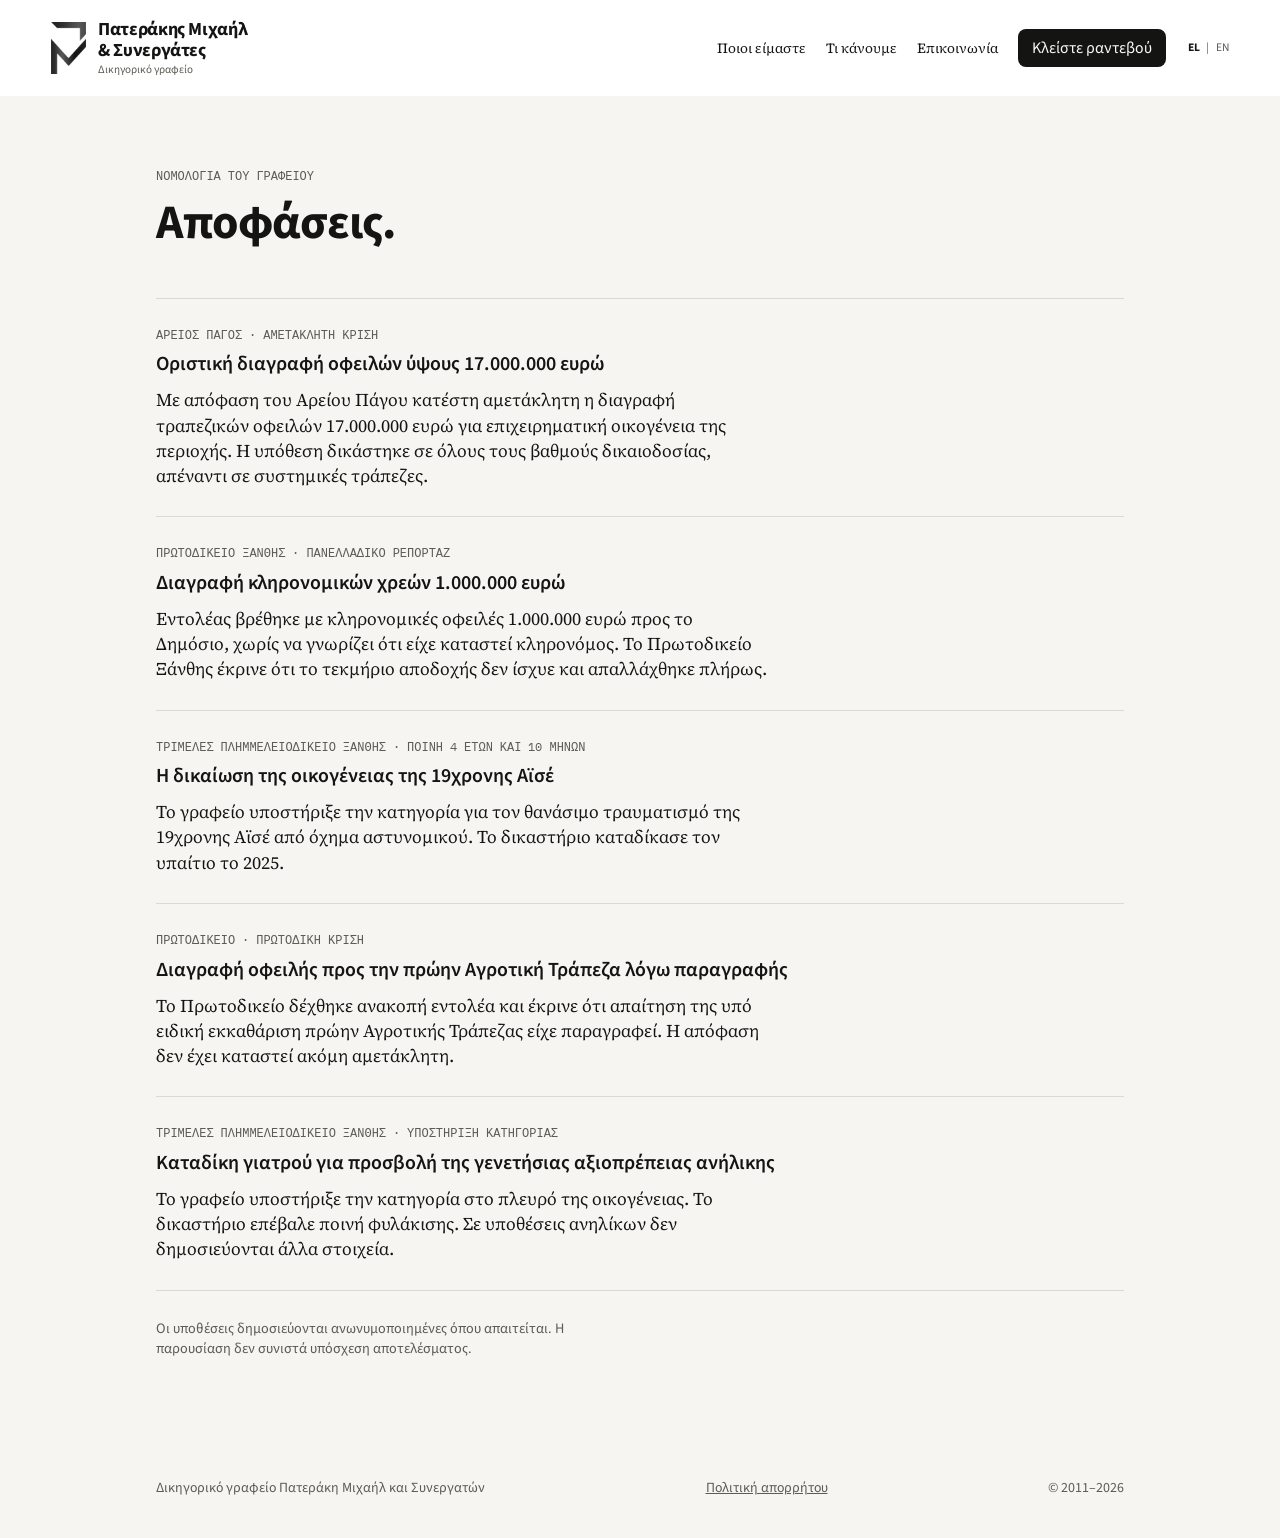
<file: apofaseis.html>
<!DOCTYPE html>
<html lang="el">
<head>
<meta charset="utf-8">
<meta name="viewport" content="width=device-width, initial-scale=1">
<title data-i18n="title.apofaseis">Αποφάσεις σε υποθέσεις του γραφείου | Δικηγορικό γραφείο Πατεράκη, Ξάνθη</title>
<link rel="icon" href="favicon.ico" sizes="any">
<link rel="icon" href="favicon-32.png" sizes="32x32" type="image/png">
<link rel="icon" href="favicon-16.png" sizes="16x16" type="image/png">
<link rel="icon" href="favicon.png" sizes="64x64" type="image/png">
<link rel="apple-touch-icon" href="apple-touch-icon.png">
<link rel="preload" href="fonts/SourceSerif4-normal-600-greek.woff2" as="font" type="font/woff2" crossorigin>
<link rel="preload" href="fonts/SourceSans3-normal-400-greek.woff2" as="font" type="font/woff2" crossorigin>
<link rel="stylesheet" href="fonts.css">
<style>
:root{
  --bg:#F6F5F2;
  --ink:#141413;
  --mute:#5C5B56;
  --line:rgba(20,20,19,.12);
  --gold:#C4A35A;
  --gold-2:#E0C57A;
  --sans:"Source Sans 3", Arial, sans-serif;
  --serif:"Source Serif 4", Georgia, serif;
  --mono:"IBM Plex Mono", ui-monospace, monospace;
}
*{box-sizing:border-box}
html{scroll-behavior:smooth}
body{
  margin:0;
  background:var(--bg);
  color:var(--ink);
  font-family:var(--serif);
  font-size:1.25rem;
  line-height:1.4;
  font-weight:400;
  -webkit-font-smoothing:antialiased;
}
a{color:inherit}
:focus-visible{outline:1px solid var(--ink); outline-offset:3px}
.wrap{max-width:1080px; margin:0 auto; padding:0 clamp(24px,5vw,56px)}
header{position:sticky; top:0; z-index:20; background:#FFFFFF}
header .wrap{
  display:flex; align-items:center; justify-content:space-between;
  height:96px; gap:24px; max-width:none; width:100%;
  padding:0 clamp(24px,4vw,56px);
}
.brand{display:flex; align-items:center; gap:12px; text-decoration:none; flex:none; min-width:0; max-width:280px}
.brand .bmark{height:52px; width:auto; display:block}
.brand .name{display:flex; flex-direction:column; gap:0; font-family:var(--sans); color:var(--ink); line-height:1.15}
.brand .n1,.brand .n2{font-size:1.15rem; font-weight:700; letter-spacing:-.02em}
.brand .n3{margin-top:3px; font-size:.7rem; font-weight:400; color:var(--mute)}
nav{display:flex; align-items:center; gap:20px; justify-content:flex-end; flex:1}
nav a{
  text-decoration:none;
  font-family:var(--serif);
  font-size:.875rem;
  font-weight:400;
  line-height:1.3;
  color:var(--ink);
}
nav a:hover{color:var(--mute)}
nav a.on{text-decoration:underline; text-underline-offset:4px}
nav a.btn{
  background:#141413; color:#FAF9F5; padding:8px 14px; border-radius:8px;
  font-family:var(--sans); font-size:1rem; font-weight:400; line-height:1.4; flex:none;
}
nav a.btn:hover{background:#2a2a28; color:#FAF9F5}

.lang{
  display:flex; align-items:center; gap:6px;
  margin-left:2px;
  font-family:var(--sans);
  font-size:.72rem;
  font-weight:400;
  letter-spacing:.04em;
  line-height:1;
  flex:none;
  user-select:none;
}
.lang button{
  background:none; border:0; padding:0;
  font-family:inherit; font-size:inherit;
  font-weight:400;
  color:var(--mute);
  cursor:pointer;
  line-height:1;
}
.lang button.on{
  color:var(--ink);
  font-weight:700;
}
.lang .sep{color:var(--mute)}
@media (max-width:860px){
  header .wrap{height:auto; min-height:64px; flex-wrap:wrap; gap:10px 16px; padding:12px 18px}
  .brand{max-width:100%}
  .brand .bmark{height:36px}
  nav{width:100%; flex-wrap:wrap; gap:8px 12px; justify-content:flex-start}
  nav a{font-size:.68rem}
}
.page{padding:72px 0 96px}
.sec-k{
  margin:0 0 12px;
  font-family:var(--mono);
  font-size:.75rem;
  font-weight:400;
  letter-spacing:0;
  text-transform:uppercase;
  color:var(--mute);
}
h1{
  font-family:var(--sans);
  font-weight:700;
  font-size:clamp(2rem, 4vw, 3rem);
  line-height:1.1;
  letter-spacing:-.02em;
  margin:0 0 48px;
  color:var(--ink);
}
.faq{border-top:1px solid var(--line)}
.faq details{border-bottom:1px solid var(--line)}
.faq summary{
  cursor:pointer; list-style:none; padding:22px 0;
  font-family:var(--sans); font-weight:600; font-size:1.25rem; line-height:1.3; color:var(--ink);
}
.faq summary::-webkit-details-marker{display:none}
.faq summary::after{content:'+'; float:right; color:var(--mute); font-weight:400}
.faq details[open] summary::after{content:'−'}
.faq .a{padding:0 0 22px; color:var(--ink); max-width:68ch; font-size:1.125rem}
.list{border-top:1px solid var(--line)}
.list article{padding:28px 0; border-bottom:1px solid var(--line)}
.list .date{
  margin:0 0 8px;
  font-family:var(--mono);
  font-size:.75rem;
  letter-spacing:0;
  text-transform:uppercase;
  color:var(--mute);
}
.list h2{
  font-family:var(--sans);
  font-weight:600;
  font-size:1.25rem;
  line-height:1.3;
  margin:0 0 10px;
  color:var(--ink);
}
.list p{margin:0; color:var(--ink); max-width:68ch; font-size:1.125rem}
.list a.row{display:block; text-decoration:none}
.list a.row:hover h2{text-decoration:underline; text-underline-offset:3px}
.fine{margin:28px 0 0; color:var(--mute); font-size:.9rem; max-width:68ch; font-family:var(--sans)}
footer{
  padding:24px 0 40px;
  color:var(--mute);
  font-family:var(--sans);
  font-size:.875rem;
}
footer .wrap{display:flex; justify-content:space-between; gap:12px; flex-wrap:wrap}
</style>
<meta name="description" content="Αποφάσεις σε υποθέσεις του δικηγορικού γραφείου Πατεράκη στην Ξάνθη: Άρειος Πάγος, Πρωτοδικείο Ξάνθης, Τριμελές Πλημμελειοδικείο. Ανωνυμοποιημένη παρουσίαση.">
<link rel="canonical" href="https://www.mpaterakis.gr/apofaseis.html">
<meta name="robots" content="index, follow, max-image-preview:large">
<meta name="theme-color" content="#141413">
<meta property="og:locale" content="el_GR">
<meta property="og:type" content="website">
<meta property="og:site_name" content="Δικηγορικό γραφείο Πατεράκη Μιχαήλ και Συνεργατών">
<meta property="og:title" content="Αποφάσεις σε υποθέσεις του γραφείου | Δικηγορικό γραφείο Πατεράκη, Ξάνθη">
<meta property="og:description" content="Αποφάσεις σε υποθέσεις του δικηγορικού γραφείου Πατεράκη στην Ξάνθη: Άρειος Πάγος, Πρωτοδικείο Ξάνθης, Τριμελές Πλημμελειοδικείο. Ανωνυμοποιημένη παρουσίαση.">
<meta property="og:url" content="https://www.mpaterakis.gr/apofaseis.html">
<meta property="og:image" content="https://www.mpaterakis.gr/og-image.jpg">
<meta property="og:image:width" content="1200">
<meta property="og:image:height" content="630">
<meta name="twitter:card" content="summary_large_image">
<meta name="twitter:title" content="Αποφάσεις σε υποθέσεις του γραφείου | Δικηγορικό γραφείο Πατεράκη, Ξάνθη">
<meta name="twitter:description" content="Αποφάσεις σε υποθέσεις του δικηγορικού γραφείου Πατεράκη στην Ξάνθη: Άρειος Πάγος, Πρωτοδικείο Ξάνθης, Τριμελές Πλημμελειοδικείο. Ανωνυμοποιημένη παρουσίαση.">
<meta name="twitter:image" content="https://www.mpaterakis.gr/og-image.jpg">
<script type="application/ld+json">{"@context": "https://schema.org", "@type": "BreadcrumbList", "itemListElement": [{"@type": "ListItem", "position": 1, "name": "Αρχική", "item": "https://www.mpaterakis.gr/"}, {"@type": "ListItem", "position": 2, "name": "Αποφάσεις", "item": "https://www.mpaterakis.gr/apofaseis.html"}]}</script>
<link rel="alternate" hreflang="el" href="https://www.mpaterakis.gr/apofaseis.html">
<link rel="alternate" hreflang="en" href="https://www.mpaterakis.gr/apofaseis.html?lang=en">
<link rel="alternate" hreflang="x-default" href="https://www.mpaterakis.gr/apofaseis.html">
<meta property="og:locale:alternate" content="en_US">
<script type="application/ld+json">{"@context": "https://schema.org", "@type": "WebPage", "@id": "https://www.mpaterakis.gr/apofaseis.html#webpage", "url": "https://www.mpaterakis.gr/apofaseis.html", "name": "Αποφάσεις σε υποθέσεις του γραφείου | Δικηγορικό γραφείο Πατεράκη, Ξάνθη", "description": "Αποφάσεις σε υποθέσεις του δικηγορικού γραφείου Πατεράκη στην Ξάνθη: Άρειος Πάγος, Πρωτοδικείο Ξάνθης, Τριμελές Πλημμελειοδικείο. Ανωνυμοποιημένη παρουσίαση.", "inLanguage": "el", "isPartOf": {"@type": "WebSite", "@id": "https://www.mpaterakis.gr/#website", "url": "https://www.mpaterakis.gr/", "name": "Δικηγορικό γραφείο Πατεράκη Μιχαήλ και Συνεργατών", "inLanguage": ["el", "en"], "publisher": {"@id": "https://www.mpaterakis.gr/#org"}}, "about": {"@id": "https://www.mpaterakis.gr/#org"}, "primaryImageOfPage": {"@type": "ImageObject", "url": "https://www.mpaterakis.gr/og-image.jpg", "width": 1200, "height": 630}}</script>
</head>
<body>
<script>(function(){try{var q=new URLSearchParams(location.search),ks=["gclid","gbraid","wbraid"],st=window.sessionStorage;ks.forEach(function(k){var v=q.get(k);if(v&&/^[\w-]{1,200}$/.test(v))st.setItem("mp_"+k,v)});var ref="";try{ref=document.referrer?new URL(document.referrer).hostname:""}catch(e){}if(ref&&ref!==location.hostname&&!st.getItem("mp_src"))st.setItem("mp_src",ref);window.MP_LEAD=function(){var o={};ks.forEach(function(k){o[k]=st.getItem("mp_"+k)||""});o.src=(o.gclid||o.gbraid||o.wbraid)?"google-ads":(st.getItem("mp_src")||"direct");o.page=location.pathname;return o};var EP="https://script.google.com/macros/s/AKfycbxUMonTPaJXViAvsH3z4OxTLE3rfj15y5DyluSemGi7GIlAHyH-x-bxsfWmajO70AOx/exec";document.addEventListener("click",function(e){var t=e.target;if(!t||!t.closest)return;var a=t.closest('a[href^="tel:"]');if(!a)return;var d=window.MP_LEAD(),fd=new FormData();fd.append("action","call");Object.keys(d).forEach(function(k){fd.append(k,d[k])});try{fetch(EP,{method:"POST",body:fd,mode:"no-cors",keepalive:true})}catch(err){}},true);document.addEventListener("DOMContentLoaded",function(){var f=document.getElementById("cform");if(!f)return;f.addEventListener("submit",function(){var d=window.MP_LEAD();Object.keys(d).forEach(function(k){var i=f.querySelector('input[name="'+k+'"]');if(!i){i=document.createElement("input");i.type="hidden";i.name=k;f.appendChild(i)}i.value=d[k]})},true)})}catch(e){}})();</script>
<header>
  <div class="wrap">
    <a class="brand" href="index.html">
      <img class="bmark" src="logo-mark-black.png" alt="">
      <span class="name"><span class="n1" data-i18n="brand.n1">Πατεράκης Μιχαήλ</span><span class="n2" data-i18n="brand.n2">&amp; Συνεργάτες</span><span class="n3" data-i18n="brand.n3">Δικηγορικό γραφείο</span></span>
    </a>
        <nav>
      <a href="index.html#poioi" data-i18n="nav.who">Ποιοι είμαστε</a>
      <a href="index.html#kanoume" data-i18n="nav.what">Τι κάνουμε</a>
      <a href="index.html#epikoinonia" data-i18n="nav.contact">Επικοινωνία</a>
      <a class="btn" href="index.html#epikoinonia" data-i18n="nav.book">Κλείστε ραντεβού</a>
      <span class="lang" role="group" data-i18n-aria="lang.label" aria-label="Γλώσσα">
        <button type="button" data-lang="el" class="on">EL</button>
        <span class="sep" aria-hidden="true">|</span>
        <button type="button" data-lang="en">EN</button>
      </span>
    </nav>
  </div>
</header>

<main class="page">
  <div class="wrap">
    <p class="sec-k" data-i18n="apo.kicker">Νομολογία του γραφείου</p>
    <h1 data-i18n="apo.h1">Αποφάσεις.</h1>
    <div class="list">
      <article>
        <p class="date" data-i18n="apo.1.date">Άρειος Πάγος · Αμετάκλητη κρίση</p>
        <h2 data-i18n="apo.1.title">Οριστική διαγραφή οφειλών ύψους 17.000.000 ευρώ</h2>
        <p data-i18n="apo.1.body">Με απόφαση του Αρείου Πάγου κατέστη αμετάκλητη η διαγραφή τραπεζικών οφειλών 17.000.000 ευρώ για επιχειρηματική οικογένεια της περιοχής. Η υπόθεση δικάστηκε σε όλους τους βαθμούς δικαιοδοσίας, απέναντι σε συστημικές τράπεζες.</p>
      </article>
      <article>
        <p class="date" data-i18n="apo.2.date">Πρωτοδικείο Ξάνθης · Πανελλαδικό ρεπορτάζ</p>
        <h2 data-i18n="apo.2.title">Διαγραφή κληρονομικών χρεών 1.000.000 ευρώ</h2>
        <p data-i18n="apo.2.body">Εντολέας βρέθηκε με κληρονομικές οφειλές 1.000.000 ευρώ προς το Δημόσιο, χωρίς να γνωρίζει ότι είχε καταστεί κληρονόμος. Το Πρωτοδικείο Ξάνθης έκρινε ότι το τεκμήριο αποδοχής δεν ίσχυε και απαλλάχθηκε πλήρως.</p>
      </article>
      <article>
        <p class="date" data-i18n="apo.3.date">Τριμελές Πλημμελειοδικείο Ξάνθης · Ποινή 4 ετών και 10 μηνών</p>
        <h2 data-i18n="apo.3.title">Η δικαίωση της οικογένειας της 19χρονης Αϊσέ</h2>
        <p data-i18n="apo.3.body">Το γραφείο υποστήριξε την κατηγορία για τον θανάσιμο τραυματισμό της 19χρονης Αϊσέ από όχημα αστυνομικού. Το δικαστήριο καταδίκασε τον υπαίτιο το 2025.</p>
      </article>
      <article>
        <p class="date" data-i18n="apo.4.date">Πρωτοδικείο · Πρωτόδικη κρίση</p>
        <h2 data-i18n="apo.4.title">Διαγραφή οφειλής προς την πρώην Αγροτική Τράπεζα λόγω παραγραφής</h2>
        <p data-i18n="apo.4.body">Το Πρωτοδικείο δέχθηκε ανακοπή εντολέα και έκρινε ότι απαίτηση της υπό ειδική εκκαθάριση πρώην Αγροτικής Τράπεζας είχε παραγραφεί. Η απόφαση δεν έχει καταστεί ακόμη αμετάκλητη.</p>
      </article>
      <article>
        <p class="date" data-i18n="apo.5.date">Τριμελές Πλημμελειοδικείο Ξάνθης · Υποστήριξη κατηγορίας</p>
        <h2 data-i18n="apo.5.title">Καταδίκη γιατρού για προσβολή της γενετήσιας αξιοπρέπειας ανήλικης</h2>
        <p data-i18n="apo.5.body">Το γραφείο υποστήριξε την κατηγορία στο πλευρό της οικογένειας. Το δικαστήριο επέβαλε ποινή φυλάκισης. Σε υποθέσεις ανηλίκων δεν δημοσιεύονται άλλα στοιχεία.</p>
      </article>
    </div>
    <p class="fine" data-i18n="apo.fine">Οι υποθέσεις δημοσιεύονται ανωνυμοποιημένες όπου απαιτείται. Η παρουσίαση δεν συνιστά υπόσχεση αποτελέσματος.</p>
  </div>
</main>

<footer>
  <div class="wrap">
    <span data-i18n="footer.firm">Δικηγορικό γραφείο Πατεράκη Μιχαήλ και Συνεργατών</span>
    <a href="aporrito.html" data-i18n="footer.privacy">Πολιτική απορρήτου</a>
    <span data-i18n="footer.note">© 2011–2026</span>
  </div>
</footer>
<script src="i18n.js"></script>
<!-- Cloudflare Web Analytics --><script defer src='https://static.cloudflareinsights.com/beacon.min.js' data-cf-beacon='{"token": "eded944bc5684501ab6fb490b9d38ec6"}'></script><!-- End Cloudflare Web Analytics -->
</body>
</html>
</file>
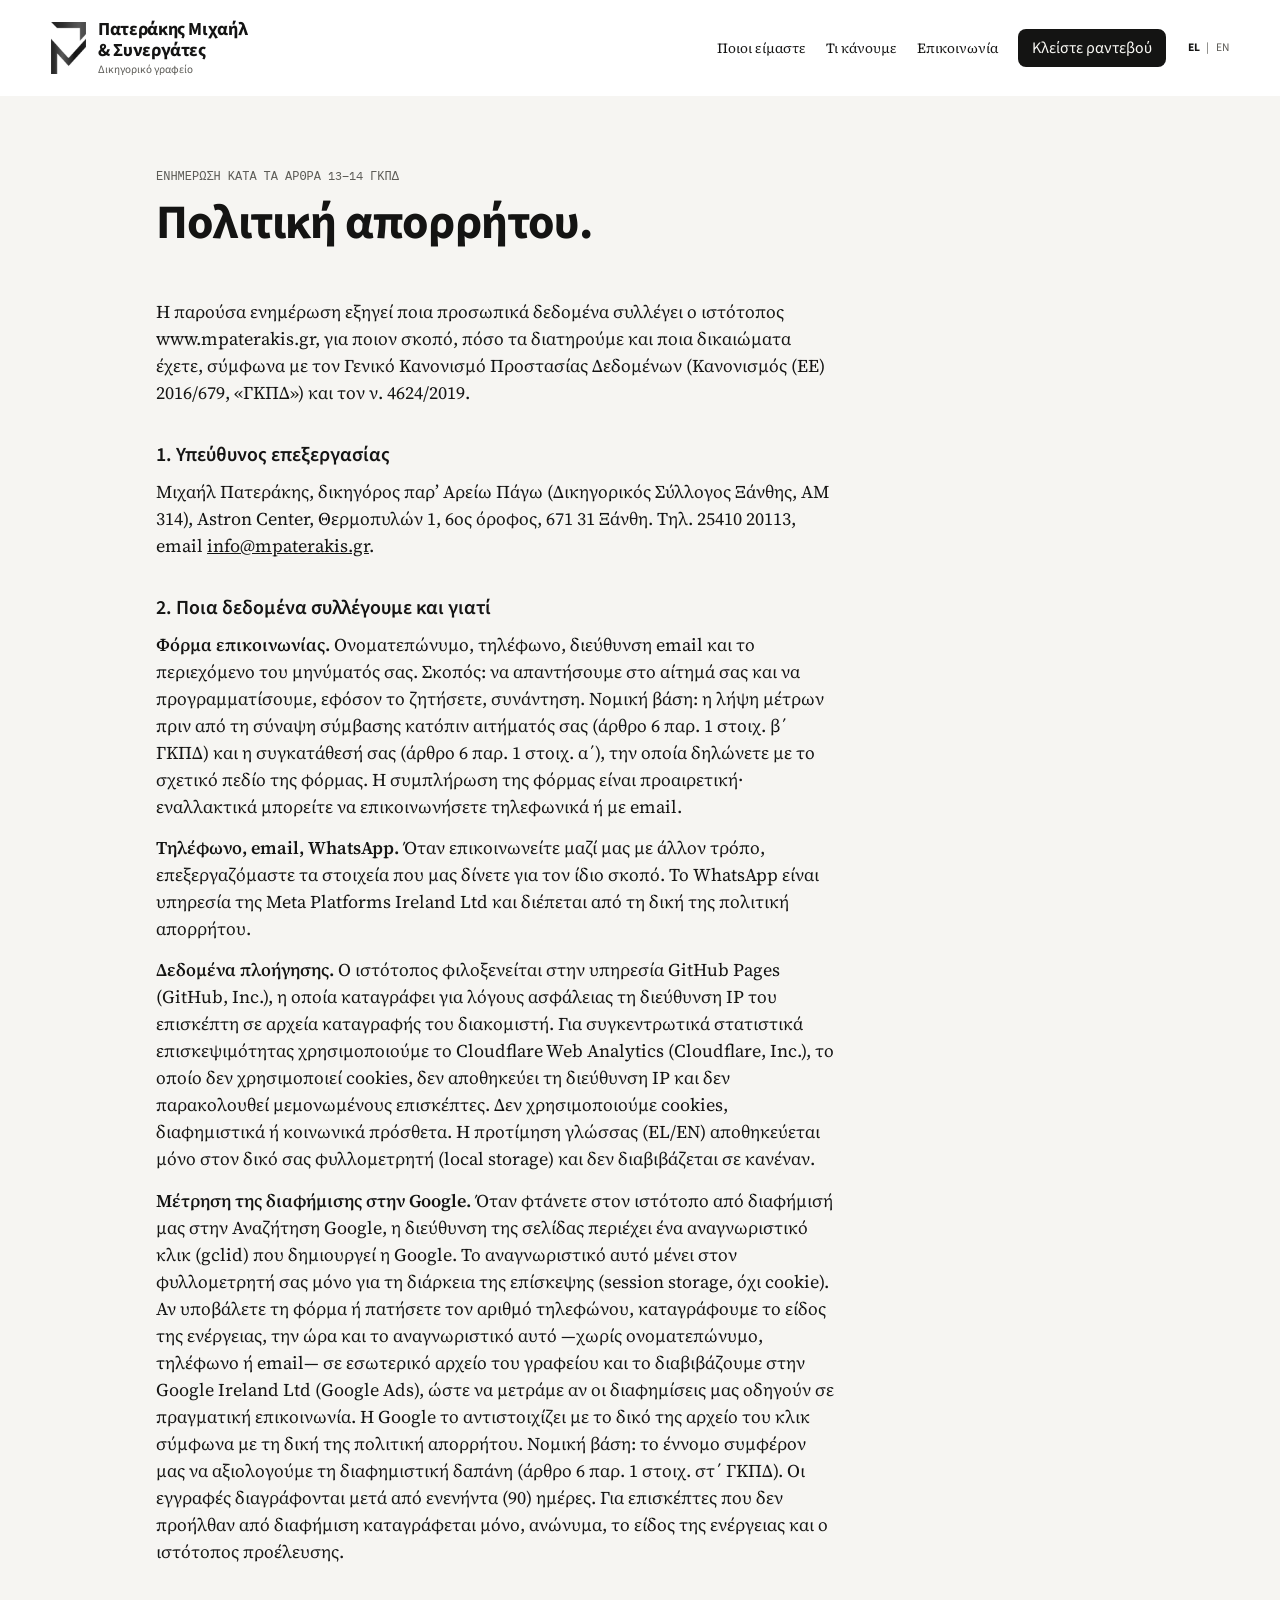
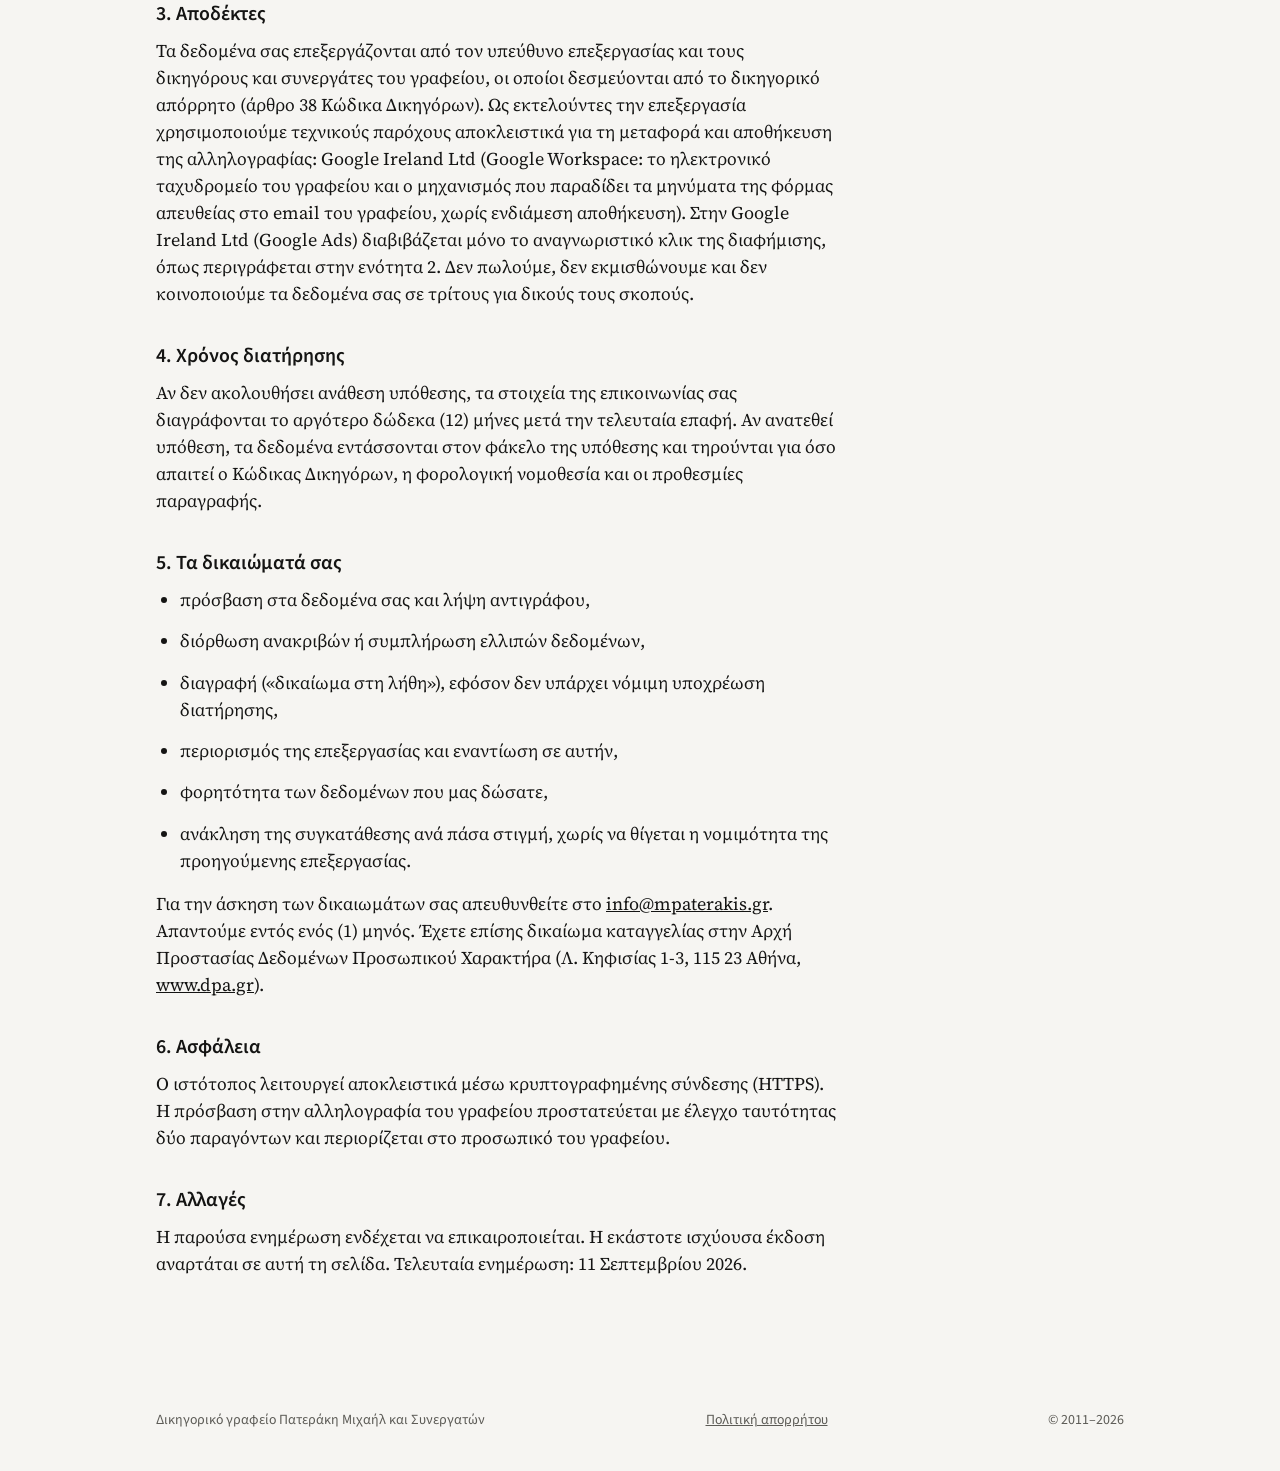
<file: aporrito.html>
<!DOCTYPE html>
<html lang="el">
<head>
<meta charset="utf-8">
<meta name="viewport" content="width=device-width, initial-scale=1">
<title data-i18n="title.aporrito">Πολιτική απορρήτου | Δικηγορικό γραφείο Πατεράκη, Ξάνθη</title>
<link rel="icon" href="favicon.ico" sizes="any">
<link rel="icon" href="favicon-32.png" sizes="32x32" type="image/png">
<link rel="icon" href="favicon-16.png" sizes="16x16" type="image/png">
<link rel="icon" href="favicon.png" sizes="64x64" type="image/png">
<link rel="apple-touch-icon" href="apple-touch-icon.png">
<link rel="preload" href="fonts/SourceSerif4-normal-600-greek.woff2" as="font" type="font/woff2" crossorigin>
<link rel="preload" href="fonts/SourceSans3-normal-400-greek.woff2" as="font" type="font/woff2" crossorigin>
<link rel="stylesheet" href="fonts.css">
<style>
:root{
  --bg:#F6F5F2;
  --ink:#141413;
  --mute:#5C5B56;
  --line:rgba(20,20,19,.12);
  --gold:#C4A35A;
  --gold-2:#E0C57A;
  --sans:"Source Sans 3", Arial, sans-serif;
  --serif:"Source Serif 4", Georgia, serif;
  --mono:"IBM Plex Mono", ui-monospace, monospace;
}
*{box-sizing:border-box}
html{scroll-behavior:smooth}
body{
  margin:0;
  background:var(--bg);
  color:var(--ink);
  font-family:var(--serif);
  font-size:1.25rem;
  line-height:1.4;
  font-weight:400;
  -webkit-font-smoothing:antialiased;
}
a{color:inherit}
:focus-visible{outline:1px solid var(--ink); outline-offset:3px}
.wrap{max-width:1080px; margin:0 auto; padding:0 clamp(24px,5vw,56px)}
header{position:sticky; top:0; z-index:20; background:#FFFFFF}
header .wrap{
  display:flex; align-items:center; justify-content:space-between;
  height:96px; gap:24px; max-width:none; width:100%;
  padding:0 clamp(24px,4vw,56px);
}
.brand{display:flex; align-items:center; gap:12px; text-decoration:none; flex:none; min-width:0; max-width:280px}
.brand .bmark{height:52px; width:auto; display:block}
.brand .name{display:flex; flex-direction:column; gap:0; font-family:var(--sans); color:var(--ink); line-height:1.15}
.brand .n1,.brand .n2{font-size:1.15rem; font-weight:700; letter-spacing:-.02em}
.brand .n3{margin-top:3px; font-size:.7rem; font-weight:400; color:var(--mute)}
nav{display:flex; align-items:center; gap:20px; justify-content:flex-end; flex:1}
nav a{
  text-decoration:none;
  font-family:var(--serif);
  font-size:.875rem;
  font-weight:400;
  line-height:1.3;
  color:var(--ink);
}
nav a:hover{color:var(--mute)}
nav a.on{text-decoration:underline; text-underline-offset:4px}
nav a.btn{
  background:#141413; color:#FAF9F5; padding:8px 14px; border-radius:8px;
  font-family:var(--sans); font-size:1rem; font-weight:400; line-height:1.4; flex:none;
}
nav a.btn:hover{background:#2a2a28; color:#FAF9F5}

.lang{
  display:flex; align-items:center; gap:6px;
  margin-left:2px;
  font-family:var(--sans);
  font-size:.72rem;
  font-weight:400;
  letter-spacing:.04em;
  line-height:1;
  flex:none;
  user-select:none;
}
.lang button{
  background:none; border:0; padding:0;
  font-family:inherit; font-size:inherit;
  font-weight:400;
  color:var(--mute);
  cursor:pointer;
  line-height:1;
}
.lang button.on{
  color:var(--ink);
  font-weight:700;
}
.lang .sep{color:var(--mute)}
@media (max-width:860px){
  header .wrap{height:auto; min-height:64px; flex-wrap:wrap; gap:10px 16px; padding:12px 18px}
  .brand{max-width:100%}
  .brand .bmark{height:36px}
  nav{width:100%; flex-wrap:wrap; gap:8px 12px; justify-content:flex-start}
  nav a{font-size:.68rem}
}
.page{padding:72px 0 96px}
.sec-k{
  margin:0 0 12px;
  font-family:var(--mono);
  font-size:.75rem;
  font-weight:400;
  letter-spacing:0;
  text-transform:uppercase;
  color:var(--mute);
}
h1{
  font-family:var(--sans);
  font-weight:700;
  font-size:clamp(2rem, 4vw, 3rem);
  line-height:1.1;
  letter-spacing:-.02em;
  margin:0 0 48px;
  color:var(--ink);
}
.faq{border-top:1px solid var(--line)}
.faq details{border-bottom:1px solid var(--line)}
.faq summary{
  cursor:pointer; list-style:none; padding:22px 0;
  font-family:var(--sans); font-weight:600; font-size:1.25rem; line-height:1.3; color:var(--ink);
}
.faq summary::-webkit-details-marker{display:none}
.faq summary::after{content:'+'; float:right; color:var(--mute); font-weight:400}
.faq details[open] summary::after{content:'−'}
.faq .a{padding:0 0 22px; color:var(--ink); max-width:68ch; font-size:1.125rem}
.list{border-top:1px solid var(--line)}
.list article{padding:28px 0; border-bottom:1px solid var(--line)}
.list .date{
  margin:0 0 8px;
  font-family:var(--mono);
  font-size:.75rem;
  letter-spacing:0;
  text-transform:uppercase;
  color:var(--mute);
}
.list h2{
  font-family:var(--sans);
  font-weight:600;
  font-size:1.25rem;
  line-height:1.3;
  margin:0 0 10px;
  color:var(--ink);
}
.list p{margin:0; color:var(--ink); max-width:68ch; font-size:1.125rem}
.list a.row{display:block; text-decoration:none}
.list a.row:hover h2{text-decoration:underline; text-underline-offset:3px}
.fine{margin:28px 0 0; color:var(--mute); font-size:.9rem; max-width:68ch; font-family:var(--sans)}
footer{
  padding:24px 0 40px;
  color:var(--mute);
  font-family:var(--sans);
  font-size:.875rem;
}
footer .wrap{display:flex; justify-content:space-between; gap:12px; flex-wrap:wrap}
.prose{max-width:68ch}.prose h2{font-family:var(--sans);font-weight:600;font-size:1.25rem;line-height:1.3;margin:36px 0 10px;color:var(--ink)}.prose p,.prose li{font-size:1.125rem;line-height:1.5;color:var(--ink);margin:0 0 .8em}.prose ul{padding-left:1.2em;margin:0 0 .8em}.prose a{color:var(--ink)}
</style>
<meta name="description" content="Πολιτική απορρήτου του δικηγορικού γραφείου Πατεράκη (Ξάνθη): ποια δεδομένα συλλέγει η φόρμα επικοινωνίας, για ποιον σκοπό, πόσο διατηρούνται και ποια είναι τα δικαιώματά σας κατά τον ΓΚΠΔ.">
<link rel="canonical" href="https://www.mpaterakis.gr/aporrito.html">
<meta name="robots" content="index, follow, max-image-preview:large">
<meta name="theme-color" content="#141413">
<meta property="og:locale" content="el_GR">
<meta property="og:type" content="website">
<meta property="og:site_name" content="Δικηγορικό γραφείο Πατεράκη Μιχαήλ και Συνεργατών">
<meta property="og:title" content="Πολιτική απορρήτου | Δικηγορικό γραφείο Πατεράκη, Ξάνθη">
<meta property="og:description" content="Πολιτική απορρήτου του δικηγορικού γραφείου Πατεράκη (Ξάνθη): ποια δεδομένα συλλέγει η φόρμα επικοινωνίας, για ποιον σκοπό, πόσο διατηρούνται και ποια είναι τα δικαιώματά σας κατά τον ΓΚΠΔ.">
<meta property="og:url" content="https://www.mpaterakis.gr/aporrito.html">
<meta property="og:image" content="https://www.mpaterakis.gr/og-image.jpg">
<meta property="og:image:width" content="1200">
<meta property="og:image:height" content="630">
<meta name="twitter:card" content="summary_large_image">
<meta name="twitter:title" content="Πολιτική απορρήτου | Δικηγορικό γραφείο Πατεράκη, Ξάνθη">
<meta name="twitter:description" content="Πολιτική απορρήτου του δικηγορικού γραφείου Πατεράκη (Ξάνθη): ποια δεδομένα συλλέγει η φόρμα επικοινωνίας, για ποιον σκοπό, πόσο διατηρούνται και ποια είναι τα δικαιώματά σας κατά τον ΓΚΠΔ.">
<meta name="twitter:image" content="https://www.mpaterakis.gr/og-image.jpg">
<script type="application/ld+json">{"@context": "https://schema.org", "@type": "BreadcrumbList", "itemListElement": [{"@type": "ListItem", "position": 1, "name": "Αρχική", "item": "https://www.mpaterakis.gr/"}, {"@type": "ListItem", "position": 2, "name": "Πολιτική απορρήτου", "item": "https://www.mpaterakis.gr/aporrito.html"}]}</script>
<link rel="alternate" hreflang="el" href="https://www.mpaterakis.gr/aporrito.html">
<link rel="alternate" hreflang="en" href="https://www.mpaterakis.gr/aporrito.html?lang=en">
<link rel="alternate" hreflang="x-default" href="https://www.mpaterakis.gr/aporrito.html">
<meta property="og:locale:alternate" content="en_US">
<script type="application/ld+json">{"@context": "https://schema.org", "@type": "WebPage", "@id": "https://www.mpaterakis.gr/aporrito.html#webpage", "url": "https://www.mpaterakis.gr/aporrito.html", "name": "Πολιτική απορρήτου | Δικηγορικό γραφείο Πατεράκη, Ξάνθη", "description": "Πολιτική απορρήτου του δικηγορικού γραφείου Πατεράκη (Ξάνθη): ποια δεδομένα συλλέγει η φόρμα επικοινωνίας, για ποιον σκοπό, πόσο διατηρούνται και ποια είναι τα δικαιώματά σας κατά τον ΓΚΠΔ.", "inLanguage": "el", "isPartOf": {"@type": "WebSite", "@id": "https://www.mpaterakis.gr/#website", "url": "https://www.mpaterakis.gr/", "name": "Δικηγορικό γραφείο Πατεράκη Μιχαήλ και Συνεργατών", "inLanguage": ["el", "en"], "publisher": {"@id": "https://www.mpaterakis.gr/#org"}}, "about": {"@id": "https://www.mpaterakis.gr/#org"}, "primaryImageOfPage": {"@type": "ImageObject", "url": "https://www.mpaterakis.gr/og-image.jpg", "width": 1200, "height": 630}}</script>
</head>
<body>
<script>(function(){try{var q=new URLSearchParams(location.search),ks=["gclid","gbraid","wbraid"],st=window.sessionStorage;ks.forEach(function(k){var v=q.get(k);if(v&&/^[\w-]{1,200}$/.test(v))st.setItem("mp_"+k,v)});var ref="";try{ref=document.referrer?new URL(document.referrer).hostname:""}catch(e){}if(ref&&ref!==location.hostname&&!st.getItem("mp_src"))st.setItem("mp_src",ref);window.MP_LEAD=function(){var o={};ks.forEach(function(k){o[k]=st.getItem("mp_"+k)||""});o.src=(o.gclid||o.gbraid||o.wbraid)?"google-ads":(st.getItem("mp_src")||"direct");o.page=location.pathname;return o};var EP="https://script.google.com/macros/s/AKfycbxUMonTPaJXViAvsH3z4OxTLE3rfj15y5DyluSemGi7GIlAHyH-x-bxsfWmajO70AOx/exec";document.addEventListener("click",function(e){var t=e.target;if(!t||!t.closest)return;var a=t.closest('a[href^="tel:"]');if(!a)return;var d=window.MP_LEAD(),fd=new FormData();fd.append("action","call");Object.keys(d).forEach(function(k){fd.append(k,d[k])});try{fetch(EP,{method:"POST",body:fd,mode:"no-cors",keepalive:true})}catch(err){}},true);document.addEventListener("DOMContentLoaded",function(){var f=document.getElementById("cform");if(!f)return;f.addEventListener("submit",function(){var d=window.MP_LEAD();Object.keys(d).forEach(function(k){var i=f.querySelector('input[name="'+k+'"]');if(!i){i=document.createElement("input");i.type="hidden";i.name=k;f.appendChild(i)}i.value=d[k]})},true)})}catch(e){}})();</script>
<header>
  <div class="wrap">
    <a class="brand" href="index.html">
      <img class="bmark" src="logo-mark-black.png" alt="">
      <span class="name"><span class="n1" data-i18n="brand.n1">Πατεράκης Μιχαήλ</span><span class="n2" data-i18n="brand.n2">&amp; Συνεργάτες</span><span class="n3" data-i18n="brand.n3">Δικηγορικό γραφείο</span></span>
    </a>
        <nav>
      <a href="index.html#poioi" data-i18n="nav.who">Ποιοι είμαστε</a>
      <a href="index.html#kanoume" data-i18n="nav.what">Τι κάνουμε</a>
      <a href="index.html#epikoinonia" data-i18n="nav.contact">Επικοινωνία</a>
      <a class="btn" href="index.html#epikoinonia" data-i18n="nav.book">Κλείστε ραντεβού</a>
      <span class="lang" role="group" data-i18n-aria="lang.label" aria-label="Γλώσσα">
        <button type="button" data-lang="el" class="on">EL</button>
        <span class="sep" aria-hidden="true">|</span>
        <button type="button" data-lang="en">EN</button>
      </span>
    </nav>
  </div>
</header>

<main class="page">
  <div class="wrap">
    <p class="sec-k">Ενημέρωση κατά τα άρθρα 13–14 ΓΚΠΔ</p>
    <h1>Πολιτική απορρήτου.</h1>
    <div class="prose">
      <p>Η παρούσα ενημέρωση εξηγεί ποια προσωπικά δεδομένα συλλέγει ο ιστότοπος www.mpaterakis.gr, για ποιον σκοπό, πόσο τα διατηρούμε και ποια δικαιώματα έχετε, σύμφωνα με τον Γενικό Κανονισμό Προστασίας Δεδομένων (Κανονισμός (ΕΕ) 2016/679, «ΓΚΠΔ») και τον ν. 4624/2019.</p>

      <h2>1. Υπεύθυνος επεξεργασίας</h2>
      <p>Μιχαήλ Πατεράκης, δικηγόρος παρ’ Αρείω Πάγω (Δικηγορικός Σύλλογος Ξάνθης, ΑΜ 314), Astron Center, Θερμοπυλών 1, 6ος όροφος, 671 31 Ξάνθη. Τηλ. 25410 20113, email <a href="mailto:info@mpaterakis.gr">info@mpaterakis.gr</a>.</p>

      <h2>2. Ποια δεδομένα συλλέγουμε και γιατί</h2>
      <p><strong>Φόρμα επικοινωνίας.</strong> Ονοματεπώνυμο, τηλέφωνο, διεύθυνση email και το περιεχόμενο του μηνύματός σας. Σκοπός: να απαντήσουμε στο αίτημά σας και να προγραμματίσουμε, εφόσον το ζητήσετε, συνάντηση. Νομική βάση: η λήψη μέτρων πριν από τη σύναψη σύμβασης κατόπιν αιτήματός σας (άρθρο 6 παρ. 1 στοιχ. β΄ ΓΚΠΔ) και η συγκατάθεσή σας (άρθρο 6 παρ. 1 στοιχ. α΄), την οποία δηλώνετε με το σχετικό πεδίο της φόρμας. Η συμπλήρωση της φόρμας είναι προαιρετική· εναλλακτικά μπορείτε να επικοινωνήσετε τηλεφωνικά ή με email.</p>
      <p><strong>Τηλέφωνο, email, WhatsApp.</strong> Όταν επικοινωνείτε μαζί μας με άλλον τρόπο, επεξεργαζόμαστε τα στοιχεία που μας δίνετε για τον ίδιο σκοπό. Το WhatsApp είναι υπηρεσία της Meta Platforms Ireland Ltd και διέπεται από τη δική της πολιτική απορρήτου.</p>
      <p><strong>Δεδομένα πλοήγησης.</strong> Ο ιστότοπος φιλοξενείται στην υπηρεσία GitHub Pages (GitHub, Inc.), η οποία καταγράφει για λόγους ασφάλειας τη διεύθυνση IP του επισκέπτη σε αρχεία καταγραφής του διακομιστή. Για συγκεντρωτικά στατιστικά επισκεψιμότητας χρησιμοποιούμε το Cloudflare Web Analytics (Cloudflare, Inc.), το οποίο δεν χρησιμοποιεί cookies, δεν αποθηκεύει τη διεύθυνση IP και δεν παρακολουθεί μεμονωμένους επισκέπτες. Δεν χρησιμοποιούμε cookies, διαφημιστικά ή κοινωνικά πρόσθετα. Η προτίμηση γλώσσας (EL/EN) αποθηκεύεται μόνο στον δικό σας φυλλομετρητή (local storage) και δεν διαβιβάζεται σε κανέναν.</p>
      <p><strong>Μέτρηση της διαφήμισης στην Google.</strong> Όταν φτάνετε στον ιστότοπο από διαφήμισή μας στην Αναζήτηση Google, η διεύθυνση της σελίδας περιέχει ένα αναγνωριστικό κλικ (gclid) που δημιουργεί η Google. Το αναγνωριστικό αυτό μένει στον φυλλομετρητή σας μόνο για τη διάρκεια της επίσκεψης (session storage, όχι cookie). Αν υποβάλετε τη φόρμα ή πατήσετε τον αριθμό τηλεφώνου, καταγράφουμε το είδος της ενέργειας, την ώρα και το αναγνωριστικό αυτό —χωρίς ονοματεπώνυμο, τηλέφωνο ή email— σε εσωτερικό αρχείο του γραφείου και το διαβιβάζουμε στην Google Ireland Ltd (Google Ads), ώστε να μετράμε αν οι διαφημίσεις μας οδηγούν σε πραγματική επικοινωνία. Η Google το αντιστοιχίζει με το δικό της αρχείο του κλικ σύμφωνα με τη δική της πολιτική απορρήτου. Νομική βάση: το έννομο συμφέρον μας να αξιολογούμε τη διαφημιστική δαπάνη (άρθρο 6 παρ. 1 στοιχ. στ΄ ΓΚΠΔ). Οι εγγραφές διαγράφονται μετά από ενενήντα (90) ημέρες. Για επισκέπτες που δεν προήλθαν από διαφήμιση καταγράφεται μόνο, ανώνυμα, το είδος της ενέργειας και ο ιστότοπος προέλευσης.</p>

      <h2>3. Αποδέκτες</h2>
      <p>Τα δεδομένα σας επεξεργάζονται από τον υπεύθυνο επεξεργασίας και τους δικηγόρους και συνεργάτες του γραφείου, οι οποίοι δεσμεύονται από το δικηγορικό απόρρητο (άρθρο 38 Κώδικα Δικηγόρων). Ως εκτελούντες την επεξεργασία χρησιμοποιούμε τεχνικούς παρόχους αποκλειστικά για τη μεταφορά και αποθήκευση της αλληλογραφίας: Google Ireland Ltd (Google Workspace: το ηλεκτρονικό ταχυδρομείο του γραφείου και ο μηχανισμός που παραδίδει τα μηνύματα της φόρμας απευθείας στο email του γραφείου, χωρίς ενδιάμεση αποθήκευση). Στην Google Ireland Ltd (Google Ads) διαβιβάζεται μόνο το αναγνωριστικό κλικ της διαφήμισης, όπως περιγράφεται στην ενότητα 2. Δεν πωλούμε, δεν εκμισθώνουμε και δεν κοινοποιούμε τα δεδομένα σας σε τρίτους για δικούς τους σκοπούς.</p>

      <h2>4. Χρόνος διατήρησης</h2>
      <p>Αν δεν ακολουθήσει ανάθεση υπόθεσης, τα στοιχεία της επικοινωνίας σας διαγράφονται το αργότερο δώδεκα (12) μήνες μετά την τελευταία επαφή. Αν ανατεθεί υπόθεση, τα δεδομένα εντάσσονται στον φάκελο της υπόθεσης και τηρούνται για όσο απαιτεί ο Κώδικας Δικηγόρων, η φορολογική νομοθεσία και οι προθεσμίες παραγραφής.</p>

      <h2>5. Τα δικαιώματά σας</h2>
      <ul>
        <li>πρόσβαση στα δεδομένα σας και λήψη αντιγράφου,</li>
        <li>διόρθωση ανακριβών ή συμπλήρωση ελλιπών δεδομένων,</li>
        <li>διαγραφή («δικαίωμα στη λήθη»), εφόσον δεν υπάρχει νόμιμη υποχρέωση διατήρησης,</li>
        <li>περιορισμός της επεξεργασίας και εναντίωση σε αυτήν,</li>
        <li>φορητότητα των δεδομένων που μας δώσατε,</li>
        <li>ανάκληση της συγκατάθεσης ανά πάσα στιγμή, χωρίς να θίγεται η νομιμότητα της προηγούμενης επεξεργασίας.</li>
      </ul>
      <p>Για την άσκηση των δικαιωμάτων σας απευθυνθείτε στο <a href="mailto:info@mpaterakis.gr">info@mpaterakis.gr</a>. Απαντούμε εντός ενός (1) μηνός. Έχετε επίσης δικαίωμα καταγγελίας στην Αρχή Προστασίας Δεδομένων Προσωπικού Χαρακτήρα (Λ. Κηφισίας 1-3, 115 23 Αθήνα, <a href="https://www.dpa.gr" target="_blank" rel="noopener">www.dpa.gr</a>).</p>

      <h2>6. Ασφάλεια</h2>
      <p>Ο ιστότοπος λειτουργεί αποκλειστικά μέσω κρυπτογραφημένης σύνδεσης (HTTPS). Η πρόσβαση στην αλληλογραφία του γραφείου προστατεύεται με έλεγχο ταυτότητας δύο παραγόντων και περιορίζεται στο προσωπικό του γραφείου.</p>

      <h2>7. Αλλαγές</h2>
      <p>Η παρούσα ενημέρωση ενδέχεται να επικαιροποιείται. Η εκάστοτε ισχύουσα έκδοση αναρτάται σε αυτή τη σελίδα. Τελευταία ενημέρωση: 11 Σεπτεμβρίου 2026.</p>
    </div>
  </div>
</main>

<footer>
  <div class="wrap">
    <span data-i18n="footer.firm">Δικηγορικό γραφείο Πατεράκη Μιχαήλ και Συνεργατών</span>
    <a href="aporrito.html" data-i18n="footer.privacy">Πολιτική απορρήτου</a>
    <span data-i18n="footer.note">© 2011–2026</span>
  </div>
</footer>
<script src="i18n.js"></script>
<!-- Cloudflare Web Analytics --><script defer src='https://static.cloudflareinsights.com/beacon.min.js' data-cf-beacon='{"token": "eded944bc5684501ab6fb490b9d38ec6"}'></script><!-- End Cloudflare Web Analytics -->
</body>
</html>
</file>
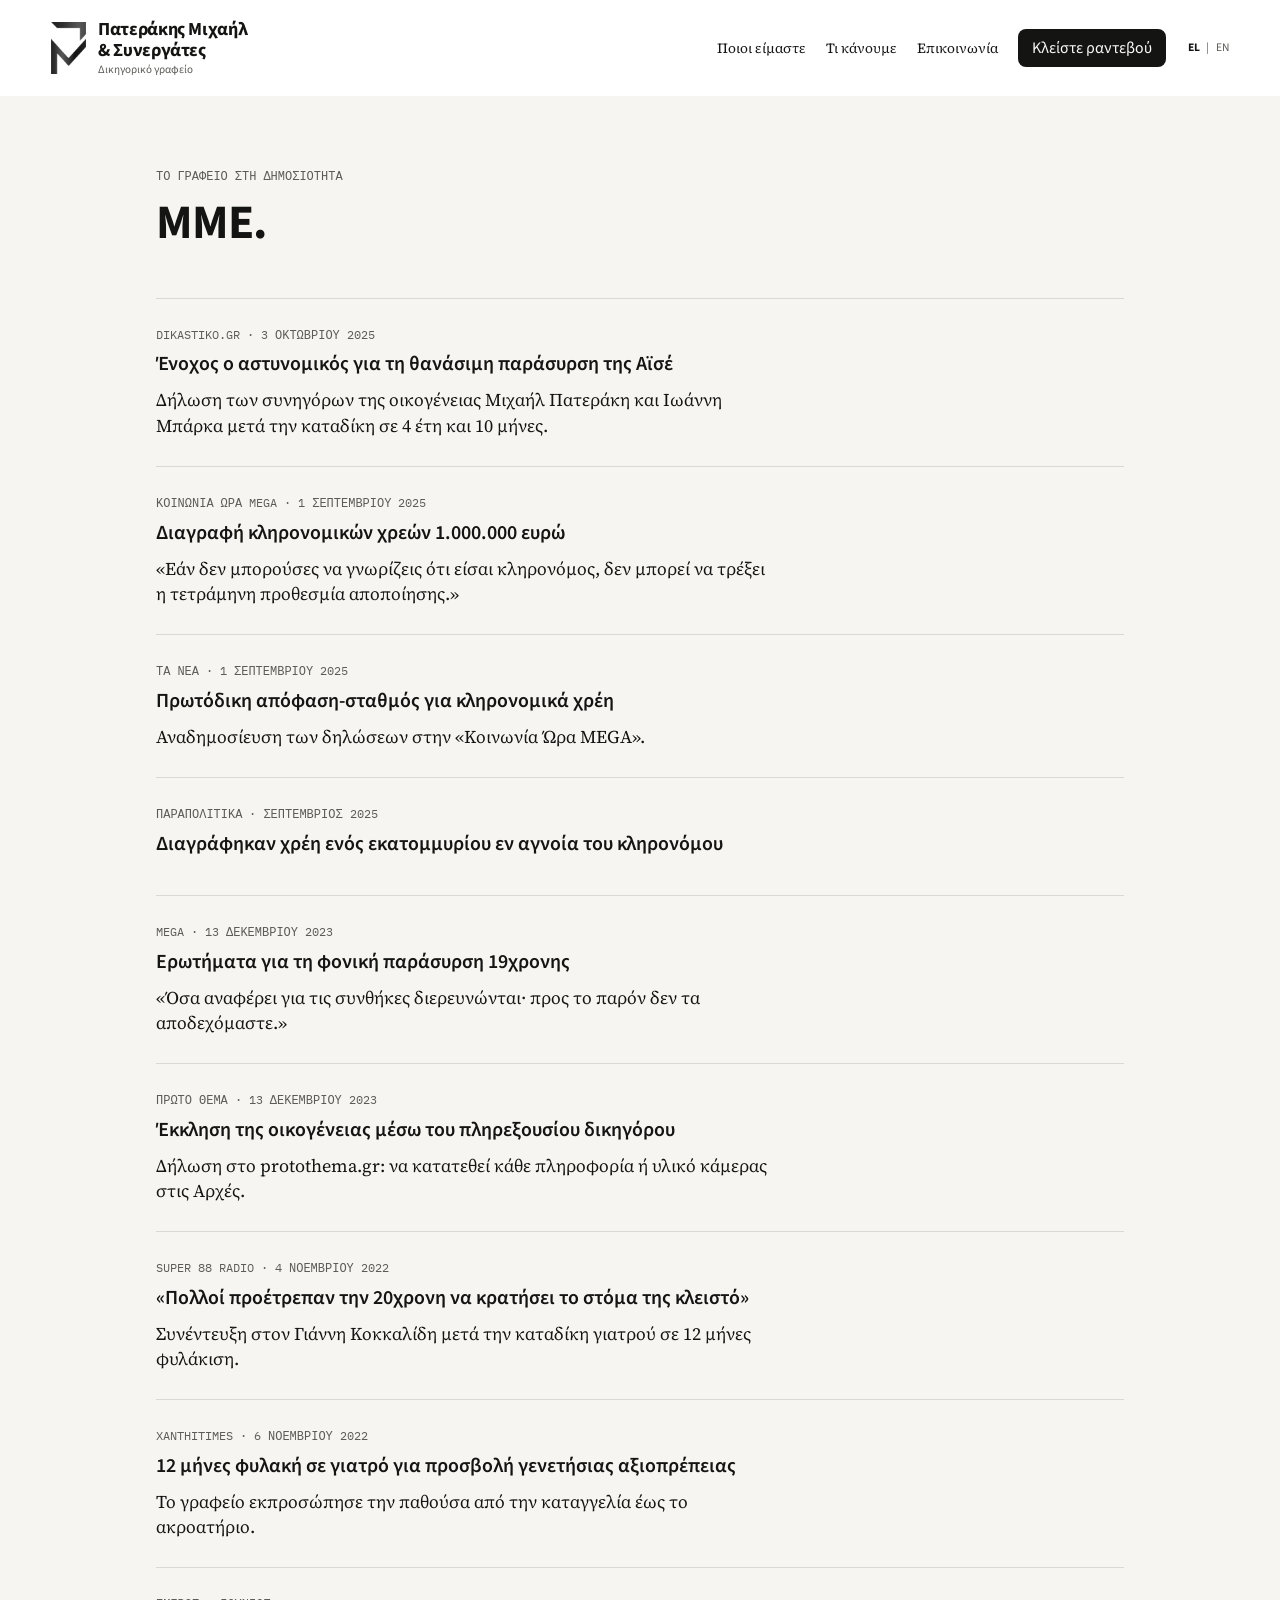
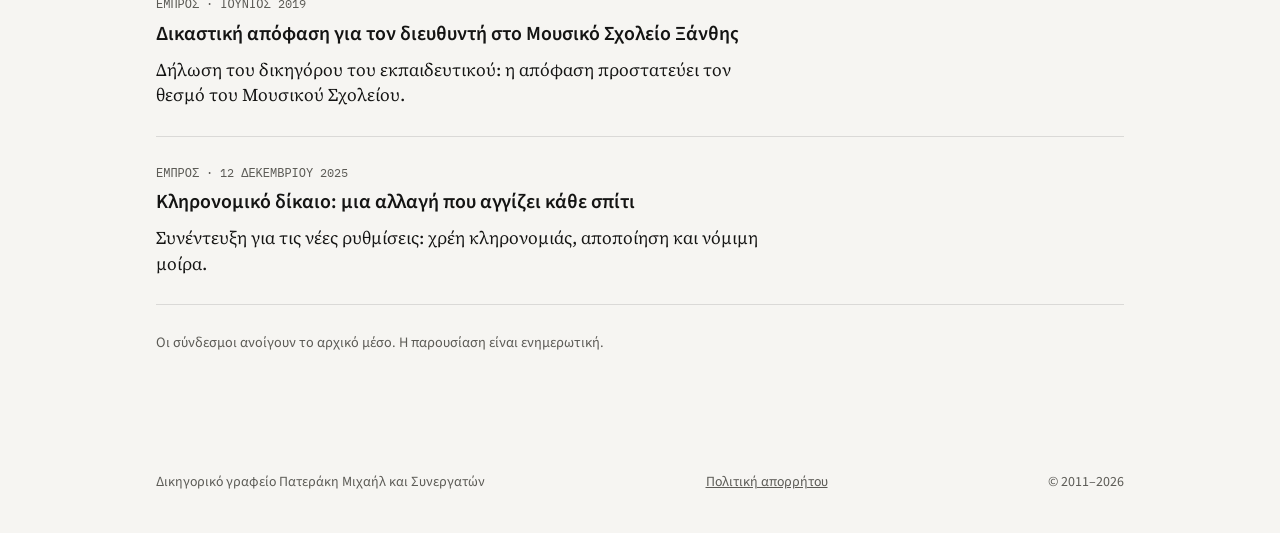
<file: mme.html>
<!DOCTYPE html>
<html lang="el">
<head>
<meta charset="utf-8">
<meta name="viewport" content="width=device-width, initial-scale=1">
<title data-i18n="title.mme">Το γραφείο στα ΜΜΕ | Δικηγορικό γραφείο Πατεράκη, Ξάνθη</title>
<link rel="icon" href="favicon.ico" sizes="any">
<link rel="icon" href="favicon-32.png" sizes="32x32" type="image/png">
<link rel="icon" href="favicon-16.png" sizes="16x16" type="image/png">
<link rel="icon" href="favicon.png" sizes="64x64" type="image/png">
<link rel="apple-touch-icon" href="apple-touch-icon.png">
<link rel="preload" href="fonts/SourceSerif4-normal-600-greek.woff2" as="font" type="font/woff2" crossorigin>
<link rel="preload" href="fonts/SourceSans3-normal-400-greek.woff2" as="font" type="font/woff2" crossorigin>
<link rel="stylesheet" href="fonts.css">
<style>
:root{
  --bg:#F6F5F2;
  --ink:#141413;
  --mute:#5C5B56;
  --line:rgba(20,20,19,.12);
  --gold:#C4A35A;
  --gold-2:#E0C57A;
  --sans:"Source Sans 3", Arial, sans-serif;
  --serif:"Source Serif 4", Georgia, serif;
  --mono:"IBM Plex Mono", ui-monospace, monospace;
}
*{box-sizing:border-box}
html{scroll-behavior:smooth}
body{
  margin:0;
  background:var(--bg);
  color:var(--ink);
  font-family:var(--serif);
  font-size:1.25rem;
  line-height:1.4;
  font-weight:400;
  -webkit-font-smoothing:antialiased;
}
a{color:inherit}
:focus-visible{outline:1px solid var(--ink); outline-offset:3px}
.wrap{max-width:1080px; margin:0 auto; padding:0 clamp(24px,5vw,56px)}
header{position:sticky; top:0; z-index:20; background:#FFFFFF}
header .wrap{
  display:flex; align-items:center; justify-content:space-between;
  height:96px; gap:24px; max-width:none; width:100%;
  padding:0 clamp(24px,4vw,56px);
}
.brand{display:flex; align-items:center; gap:12px; text-decoration:none; flex:none; min-width:0; max-width:280px}
.brand .bmark{height:52px; width:auto; display:block}
.brand .name{display:flex; flex-direction:column; gap:0; font-family:var(--sans); color:var(--ink); line-height:1.15}
.brand .n1,.brand .n2{font-size:1.15rem; font-weight:700; letter-spacing:-.02em}
.brand .n3{margin-top:3px; font-size:.7rem; font-weight:400; color:var(--mute)}
nav{display:flex; align-items:center; gap:20px; justify-content:flex-end; flex:1}
nav a{
  text-decoration:none;
  font-family:var(--serif);
  font-size:.875rem;
  font-weight:400;
  line-height:1.3;
  color:var(--ink);
}
nav a:hover{color:var(--mute)}
nav a.on{text-decoration:underline; text-underline-offset:4px}
nav a.btn{
  background:#141413; color:#FAF9F5; padding:8px 14px; border-radius:8px;
  font-family:var(--sans); font-size:1rem; font-weight:400; line-height:1.4; flex:none;
}
nav a.btn:hover{background:#2a2a28; color:#FAF9F5}

.lang{
  display:flex; align-items:center; gap:6px;
  margin-left:2px;
  font-family:var(--sans);
  font-size:.72rem;
  font-weight:400;
  letter-spacing:.04em;
  line-height:1;
  flex:none;
  user-select:none;
}
.lang button{
  background:none; border:0; padding:0;
  font-family:inherit; font-size:inherit;
  font-weight:400;
  color:var(--mute);
  cursor:pointer;
  line-height:1;
}
.lang button.on{
  color:var(--ink);
  font-weight:700;
}
.lang .sep{color:var(--mute)}
@media (max-width:860px){
  header .wrap{height:auto; min-height:64px; flex-wrap:wrap; gap:10px 16px; padding:12px 18px}
  .brand{max-width:100%}
  .brand .bmark{height:36px}
  nav{width:100%; flex-wrap:wrap; gap:8px 12px; justify-content:flex-start}
  nav a{font-size:.68rem}
}
.page{padding:72px 0 96px}
.sec-k{
  margin:0 0 12px;
  font-family:var(--mono);
  font-size:.75rem;
  font-weight:400;
  letter-spacing:0;
  text-transform:uppercase;
  color:var(--mute);
}
h1{
  font-family:var(--sans);
  font-weight:700;
  font-size:clamp(2rem, 4vw, 3rem);
  line-height:1.1;
  letter-spacing:-.02em;
  margin:0 0 48px;
  color:var(--ink);
}
.faq{border-top:1px solid var(--line)}
.faq details{border-bottom:1px solid var(--line)}
.faq summary{
  cursor:pointer; list-style:none; padding:22px 0;
  font-family:var(--sans); font-weight:600; font-size:1.25rem; line-height:1.3; color:var(--ink);
}
.faq summary::-webkit-details-marker{display:none}
.faq summary::after{content:'+'; float:right; color:var(--mute); font-weight:400}
.faq details[open] summary::after{content:'−'}
.faq .a{padding:0 0 22px; color:var(--ink); max-width:68ch; font-size:1.125rem}
.list{border-top:1px solid var(--line)}
.list article{padding:28px 0; border-bottom:1px solid var(--line)}
.list .date{
  margin:0 0 8px;
  font-family:var(--mono);
  font-size:.75rem;
  letter-spacing:0;
  text-transform:uppercase;
  color:var(--mute);
}
.list h2{
  font-family:var(--sans);
  font-weight:600;
  font-size:1.25rem;
  line-height:1.3;
  margin:0 0 10px;
  color:var(--ink);
}
.list p{margin:0; color:var(--ink); max-width:68ch; font-size:1.125rem}
.list a.row{display:block; text-decoration:none}
.list a.row:hover h2{text-decoration:underline; text-underline-offset:3px}
.fine{margin:28px 0 0; color:var(--mute); font-size:.9rem; max-width:68ch; font-family:var(--sans)}
footer{
  padding:24px 0 40px;
  color:var(--mute);
  font-family:var(--sans);
  font-size:.875rem;
}
footer .wrap{display:flex; justify-content:space-between; gap:12px; flex-wrap:wrap}
</style>
<meta name="description" content="Το δικηγορικό γραφείο Πατεράκη στα ΜΜΕ: MEGA, ΤΑ ΝΕΑ, Παραπολιτικά, Πρώτο Θέμα, dikastiko.gr, ΕΜΠΡΟΣ Ξάνθης. Σύνδεσμοι προς τα αρχικά δημοσιεύματα.">
<link rel="canonical" href="https://www.mpaterakis.gr/mme.html">
<meta name="robots" content="index, follow, max-image-preview:large">
<meta name="theme-color" content="#141413">
<meta property="og:locale" content="el_GR">
<meta property="og:type" content="website">
<meta property="og:site_name" content="Δικηγορικό γραφείο Πατεράκη Μιχαήλ και Συνεργατών">
<meta property="og:title" content="Το γραφείο στα ΜΜΕ | Δικηγορικό γραφείο Πατεράκη, Ξάνθη">
<meta property="og:description" content="Το δικηγορικό γραφείο Πατεράκη στα ΜΜΕ: MEGA, ΤΑ ΝΕΑ, Παραπολιτικά, Πρώτο Θέμα, dikastiko.gr, ΕΜΠΡΟΣ Ξάνθης. Σύνδεσμοι προς τα αρχικά δημοσιεύματα.">
<meta property="og:url" content="https://www.mpaterakis.gr/mme.html">
<meta property="og:image" content="https://www.mpaterakis.gr/og-image.jpg">
<meta property="og:image:width" content="1200">
<meta property="og:image:height" content="630">
<meta name="twitter:card" content="summary_large_image">
<meta name="twitter:title" content="Το γραφείο στα ΜΜΕ | Δικηγορικό γραφείο Πατεράκη, Ξάνθη">
<meta name="twitter:description" content="Το δικηγορικό γραφείο Πατεράκη στα ΜΜΕ: MEGA, ΤΑ ΝΕΑ, Παραπολιτικά, Πρώτο Θέμα, dikastiko.gr, ΕΜΠΡΟΣ Ξάνθης. Σύνδεσμοι προς τα αρχικά δημοσιεύματα.">
<meta name="twitter:image" content="https://www.mpaterakis.gr/og-image.jpg">
<script type="application/ld+json">{"@context": "https://schema.org", "@type": "BreadcrumbList", "itemListElement": [{"@type": "ListItem", "position": 1, "name": "Αρχική", "item": "https://www.mpaterakis.gr/"}, {"@type": "ListItem", "position": 2, "name": "ΜΜΕ", "item": "https://www.mpaterakis.gr/mme.html"}]}</script>
<link rel="alternate" hreflang="el" href="https://www.mpaterakis.gr/mme.html">
<link rel="alternate" hreflang="en" href="https://www.mpaterakis.gr/mme.html?lang=en">
<link rel="alternate" hreflang="x-default" href="https://www.mpaterakis.gr/mme.html">
<meta property="og:locale:alternate" content="en_US">
<script type="application/ld+json">{"@context": "https://schema.org", "@type": "WebPage", "@id": "https://www.mpaterakis.gr/mme.html#webpage", "url": "https://www.mpaterakis.gr/mme.html", "name": "Το γραφείο στα ΜΜΕ | Δικηγορικό γραφείο Πατεράκη, Ξάνθη", "description": "Το δικηγορικό γραφείο Πατεράκη στα ΜΜΕ: MEGA, ΤΑ ΝΕΑ, Παραπολιτικά, Πρώτο Θέμα, dikastiko.gr, ΕΜΠΡΟΣ Ξάνθης. Σύνδεσμοι προς τα αρχικά δημοσιεύματα.", "inLanguage": "el", "isPartOf": {"@type": "WebSite", "@id": "https://www.mpaterakis.gr/#website", "url": "https://www.mpaterakis.gr/", "name": "Δικηγορικό γραφείο Πατεράκη Μιχαήλ και Συνεργατών", "inLanguage": ["el", "en"], "publisher": {"@id": "https://www.mpaterakis.gr/#org"}}, "about": {"@id": "https://www.mpaterakis.gr/#org"}, "primaryImageOfPage": {"@type": "ImageObject", "url": "https://www.mpaterakis.gr/og-image.jpg", "width": 1200, "height": 630}}</script>
</head>
<body>
<script>(function(){try{var q=new URLSearchParams(location.search),ks=["gclid","gbraid","wbraid"],st=window.sessionStorage;ks.forEach(function(k){var v=q.get(k);if(v&&/^[\w-]{1,200}$/.test(v))st.setItem("mp_"+k,v)});var ref="";try{ref=document.referrer?new URL(document.referrer).hostname:""}catch(e){}if(ref&&ref!==location.hostname&&!st.getItem("mp_src"))st.setItem("mp_src",ref);window.MP_LEAD=function(){var o={};ks.forEach(function(k){o[k]=st.getItem("mp_"+k)||""});o.src=(o.gclid||o.gbraid||o.wbraid)?"google-ads":(st.getItem("mp_src")||"direct");o.page=location.pathname;return o};var EP="https://script.google.com/macros/s/AKfycbxUMonTPaJXViAvsH3z4OxTLE3rfj15y5DyluSemGi7GIlAHyH-x-bxsfWmajO70AOx/exec";document.addEventListener("click",function(e){var t=e.target;if(!t||!t.closest)return;var a=t.closest('a[href^="tel:"]');if(!a)return;var d=window.MP_LEAD(),fd=new FormData();fd.append("action","call");Object.keys(d).forEach(function(k){fd.append(k,d[k])});try{fetch(EP,{method:"POST",body:fd,mode:"no-cors",keepalive:true})}catch(err){}},true);document.addEventListener("DOMContentLoaded",function(){var f=document.getElementById("cform");if(!f)return;f.addEventListener("submit",function(){var d=window.MP_LEAD();Object.keys(d).forEach(function(k){var i=f.querySelector('input[name="'+k+'"]');if(!i){i=document.createElement("input");i.type="hidden";i.name=k;f.appendChild(i)}i.value=d[k]})},true)})}catch(e){}})();</script>
<header>
  <div class="wrap">
    <a class="brand" href="index.html">
      <img class="bmark" src="logo-mark-black.png" alt="">
      <span class="name"><span class="n1" data-i18n="brand.n1">Πατεράκης Μιχαήλ</span><span class="n2" data-i18n="brand.n2">&amp; Συνεργάτες</span><span class="n3" data-i18n="brand.n3">Δικηγορικό γραφείο</span></span>
    </a>
        <nav>
      <a href="index.html#poioi" data-i18n="nav.who">Ποιοι είμαστε</a>
      <a href="index.html#kanoume" data-i18n="nav.what">Τι κάνουμε</a>
      <a href="index.html#epikoinonia" data-i18n="nav.contact">Επικοινωνία</a>
      <a class="btn" href="index.html#epikoinonia" data-i18n="nav.book">Κλείστε ραντεβού</a>
      <span class="lang" role="group" data-i18n-aria="lang.label" aria-label="Γλώσσα">
        <button type="button" data-lang="el" class="on">EL</button>
        <span class="sep" aria-hidden="true">|</span>
        <button type="button" data-lang="en">EN</button>
      </span>
    </nav>
  </div>
</header>

<main class="page">
  <div class="wrap">
    <p class="sec-k" data-i18n="mme.kicker">Το γραφείο στη δημοσιότητα</p>
    <h1 data-i18n="mme.h1">ΜΜΕ.</h1>
    <div class="list">
      <article>
        <a class="row" href="https://www.dikastiko.gr/eidhsh/xanthi-enochos-o-astynomikos-poy-paresyre-kai-egkateleipse-tin-aise-ti-dilonoyn-sto-dikastiko-gr-oi-dikigoroi-tis-oikogeneias-toy-thymatos/" target="_blank" rel="noopener">
          <p class="date" data-i18n="mme.1.date">dikastiko.gr · 3 Οκτωβρίου 2025</p>
          <h2 data-i18n="mme.1.title">Ένοχος ο αστυνομικός για τη θανάσιμη παράσυρση της Αϊσέ</h2>
          <p data-i18n="mme.1.body">Δήλωση των συνηγόρων της οικογένειας Μιχαήλ Πατεράκη και Ιωάννη Μπάρκα μετά την καταδίκη σε 4 έτη και 10 μήνες.</p>
        </a>
      </article>
      <article>
        <a class="row" href="https://www.megatv.com/2025/09/01/protodiki-apofasi-stathmos-klironomise-1-ek-eyro-se-xrei-kai-to-dikastirio-ta-diegrapse-den-eixe-kanei-apopoiisi/" target="_blank" rel="noopener">
          <p class="date" data-i18n="mme.2.date">Κοινωνία Ώρα MEGA · 1 Σεπτεμβρίου 2025</p>
          <h2 data-i18n="mme.2.title">Διαγραφή κληρονομικών χρεών 1.000.000 ευρώ</h2>
          <p data-i18n="mme.2.body">«Εάν δεν μπορούσες να γνωρίζεις ότι είσαι κληρονόμος, δεν μπορεί να τρέξει η τετράμηνη προθεσμία αποποίησης.»</p>
        </a>
      </article>
      <article>
        <a class="row" href="https://www.tanea.gr/2025/09/01/economy/protodiki-apofasi-stathmos-klironomise-1-ekat-eyro-se-xrei-kai-to-dikastirio-ta-diegrapse-den-eixe-kanei-apopoiisi/" target="_blank" rel="noopener">
          <p class="date" data-i18n="mme.3.date">ΤΑ ΝΕΑ · 1 Σεπτεμβρίου 2025</p>
          <h2 data-i18n="mme.3.title">Πρωτόδικη απόφαση-σταθμός για κληρονομικά χρέη</h2>
          <p data-i18n="mme.3.body">Αναδημοσίευση των δηλώσεων στην «Κοινωνία Ώρα MEGA».</p>
        </a>
      </article>
      <article>
        <a class="row" href="https://www.parapolitika.gr/ellada/article/1606561/protodiki-apofasi-sti-xanthi-diagrafikan-hrei-1000000-euro-pou-klironomise-politis-en-agnoia-tou-eihe-lixei-i-prothesmia-apopoiisis/" target="_blank" rel="noopener">
          <p class="date" data-i18n="mme.4.date">Παραπολιτικά · Σεπτέμβριος 2025</p>
          <h2 data-i18n="mme.4.title">Διαγράφηκαν χρέη ενός εκατομμυρίου εν αγνοία του κληρονόμου</h2>
        </a>
      </article>
      <article>
        <a class="row" href="https://www.megatv.com/2023/12/13/ksanthi-erotimata-gia-ti-foniki-parasyrsi-19xronis-apo-astynomiko/" target="_blank" rel="noopener">
          <p class="date" data-i18n="mme.5.date">MEGA · 13 Δεκεμβρίου 2023</p>
          <h2 data-i18n="mme.5.title">Ερωτήματα για τη φονική παράσυρση 19χρονης</h2>
          <p data-i18n="mme.5.body">«Όσα αναφέρει για τις συνθήκες διερευνώνται· προς το παρόν δεν τα αποδεχόμαστε.»</p>
        </a>
      </article>
      <article>
        <a class="row" href="https://www.protothema.gr/greece/article/1445836/xanthi-dikaiosuni-gia-ton-thanato-tis-19hronis-se-trohaio-kai-timoria-tou-astunomikou-zita-i-oikogeneia-tis/" target="_blank" rel="noopener">
          <p class="date" data-i18n="mme.6.date">Πρώτο Θέμα · 13 Δεκεμβρίου 2023</p>
          <h2 data-i18n="mme.6.title">Έκκληση της οικογένειας μέσω του πληρεξουσίου δικηγόρου</h2>
          <p data-i18n="mme.6.body">Δήλωση στο protothema.gr: να κατατεθεί κάθε πληροφορία ή υλικό κάμερας στις Αρχές.</p>
        </a>
      </article>
      <article>
        <a class="row" href="https://www.super88radio.gr/michalis-paterakis-polloi-proetrepan-tin-20chroni-apo-tin-xanthi-na-kratisei-to-stoma-tis-kleisto/" target="_blank" rel="noopener">
          <p class="date" data-i18n="mme.7.date">Super 88 Radio · 4 Νοεμβρίου 2022</p>
          <h2 data-i18n="mme.7.title">«Πολλοί προέτρεπαν την 20χρονη να κρατήσει το στόμα της κλειστό»</h2>
          <p data-i18n="mme.7.body">Συνέντευξη στον Γιάννη Κοκκαλίδη μετά την καταδίκη γιατρού σε 12 μήνες φυλάκιση.</p>
        </a>
      </article>
      <article>
        <a class="row" href="https://www.xanthitimes.gr/2022/11/06/xanthi-12-mines-fylaki-se-giatro-prosvoli-tis/" target="_blank" rel="noopener">
          <p class="date" data-i18n="mme.8.date">Xanthitimes · 6 Νοεμβρίου 2022</p>
          <h2 data-i18n="mme.8.title">12 μήνες φυλακή σε γιατρό για προσβολή γενετήσιας αξιοπρέπειας</h2>
          <p data-i18n="mme.8.body">Το γραφείο εκπροσώπησε την παθούσα από την καταγγελία έως το ακροατήριο.</p>
        </a>
      </article>
      <article>
        <a class="row" href="https://empros.gr/2019/06/me-dikastiki-apofasi-allazei-o-diefthyntis-sto-mousiko-scholeio-ksanthis/" target="_blank" rel="noopener">
          <p class="date" data-i18n="mme.9.date">ΕΜΠΡΟΣ · Ιούνιος 2019</p>
          <h2 data-i18n="mme.9.title">Δικαστική απόφαση για τον διευθυντή στο Μουσικό Σχολείο Ξάνθης</h2>
          <p data-i18n="mme.9.body">Δήλωση του δικηγόρου του εκπαιδευτικού: η απόφαση προστατεύει τον θεσμό του Μουσικού Σχολείου.</p>
        </a>
      </article>
      <article>
        <a class="row" href="https://empros.gr/2025/12/%ce%ba%ce%bb%ce%b7%cf%81%ce%bf%ce%bd%ce%bf%ce%bc%ce%b9%ce%ba%cf%8c-%ce%b4%ce%af%ce%ba%ce%b1%ce%b9%ce%bf-%ce%bc%ce%b9%ce%b1-%ce%b1%ce%bb%ce%bb%ce%b1%ce%b3%ce%ae-%cf%80%ce%bf%cf%85-%ce%b1%ce%b3%ce%b3/" target="_blank" rel="noopener">
          <p class="date" data-i18n="mme.10.date">ΕΜΠΡΟΣ · 12 Δεκεμβρίου 2025</p>
          <h2 data-i18n="mme.10.title">Κληρονομικό δίκαιο: μια αλλαγή που αγγίζει κάθε σπίτι</h2>
          <p data-i18n="mme.10.body">Συνέντευξη για τις νέες ρυθμίσεις: χρέη κληρονομιάς, αποποίηση και νόμιμη μοίρα.</p>
        </a>
      </article>
    </div>
    <p class="fine" data-i18n="mme.fine">Οι σύνδεσμοι ανοίγουν το αρχικό μέσο. Η παρουσίαση είναι ενημερωτική.</p>
  </div>
</main>

<footer>
  <div class="wrap">
    <span data-i18n="footer.firm">Δικηγορικό γραφείο Πατεράκη Μιχαήλ και Συνεργατών</span>
    <a href="aporrito.html" data-i18n="footer.privacy">Πολιτική απορρήτου</a>
    <span data-i18n="footer.note">© 2011–2026</span>
  </div>
</footer>
<script src="i18n.js"></script>
<!-- Cloudflare Web Analytics --><script defer src='https://static.cloudflareinsights.com/beacon.min.js' data-cf-beacon='{"token": "eded944bc5684501ab6fb490b9d38ec6"}'></script><!-- End Cloudflare Web Analytics -->
</body>
</html>
</file>
<file: fonts.css>
/* latin-ext */
@font-face {
  font-family: 'IBM Plex Mono';
  font-style: normal;
  font-weight: 400;
  font-display: swap;
  src: url(fonts/IBMPlexMono-normal-400-latin-ext.woff2) format('woff2');
  unicode-range: U+0100-02BA, U+02BD-02C5, U+02C7-02CC, U+02CE-02D7, U+02DD-02FF, U+0304, U+0308, U+0329, U+1D00-1DBF, U+1E00-1E9F, U+1EF2-1EFF, U+2020, U+20A0-20AB, U+20AD-20C0, U+2113, U+2C60-2C7F, U+A720-A7FF;
}
/* latin */
@font-face {
  font-family: 'IBM Plex Mono';
  font-style: normal;
  font-weight: 400;
  font-display: swap;
  src: url(fonts/IBMPlexMono-normal-400-latin.woff2) format('woff2');
  unicode-range: U+0000-00FF, U+0131, U+0152-0153, U+02BB-02BC, U+02C6, U+02DA, U+02DC, U+0304, U+0308, U+0329, U+2000-206F, U+20AC, U+2122, U+2191, U+2193, U+2212, U+2215, U+FEFF, U+FFFD;
}
/* latin-ext */
@font-face {
  font-family: 'IBM Plex Mono';
  font-style: normal;
  font-weight: 500;
  font-display: swap;
  src: url(fonts/IBMPlexMono-normal-500-latin-ext.woff2) format('woff2');
  unicode-range: U+0100-02BA, U+02BD-02C5, U+02C7-02CC, U+02CE-02D7, U+02DD-02FF, U+0304, U+0308, U+0329, U+1D00-1DBF, U+1E00-1E9F, U+1EF2-1EFF, U+2020, U+20A0-20AB, U+20AD-20C0, U+2113, U+2C60-2C7F, U+A720-A7FF;
}
/* latin */
@font-face {
  font-family: 'IBM Plex Mono';
  font-style: normal;
  font-weight: 500;
  font-display: swap;
  src: url(fonts/IBMPlexMono-normal-500-latin.woff2) format('woff2');
  unicode-range: U+0000-00FF, U+0131, U+0152-0153, U+02BB-02BC, U+02C6, U+02DA, U+02DC, U+0304, U+0308, U+0329, U+2000-206F, U+20AC, U+2122, U+2191, U+2193, U+2212, U+2215, U+FEFF, U+FFFD;
}
/* greek-ext */
@font-face {
  font-family: 'Source Sans 3';
  font-style: normal;
  font-weight: 400;
  font-display: swap;
  src: url(fonts/SourceSans3-normal-400-greek-ext.woff2) format('woff2');
  unicode-range: U+1F00-1FFF;
}
/* greek */
@font-face {
  font-family: 'Source Sans 3';
  font-style: normal;
  font-weight: 400;
  font-display: swap;
  src: url(fonts/SourceSans3-normal-400-greek.woff2) format('woff2');
  unicode-range: U+0370-0377, U+037A-037F, U+0384-038A, U+038C, U+038E-03A1, U+03A3-03FF;
}
/* latin-ext */
@font-face {
  font-family: 'Source Sans 3';
  font-style: normal;
  font-weight: 400;
  font-display: swap;
  src: url(fonts/SourceSans3-normal-400-latin-ext.woff2) format('woff2');
  unicode-range: U+0100-02BA, U+02BD-02C5, U+02C7-02CC, U+02CE-02D7, U+02DD-02FF, U+0304, U+0308, U+0329, U+1D00-1DBF, U+1E00-1E9F, U+1EF2-1EFF, U+2020, U+20A0-20AB, U+20AD-20C0, U+2113, U+2C60-2C7F, U+A720-A7FF;
}
/* latin */
@font-face {
  font-family: 'Source Sans 3';
  font-style: normal;
  font-weight: 400;
  font-display: swap;
  src: url(fonts/SourceSans3-normal-400-latin.woff2) format('woff2');
  unicode-range: U+0000-00FF, U+0131, U+0152-0153, U+02BB-02BC, U+02C6, U+02DA, U+02DC, U+0304, U+0308, U+0329, U+2000-206F, U+20AC, U+2122, U+2191, U+2193, U+2212, U+2215, U+FEFF, U+FFFD;
}
/* greek-ext */
@font-face {
  font-family: 'Source Sans 3';
  font-style: normal;
  font-weight: 500;
  font-display: swap;
  src: url(fonts/SourceSans3-normal-500-greek-ext.woff2) format('woff2');
  unicode-range: U+1F00-1FFF;
}
/* greek */
@font-face {
  font-family: 'Source Sans 3';
  font-style: normal;
  font-weight: 500;
  font-display: swap;
  src: url(fonts/SourceSans3-normal-500-greek.woff2) format('woff2');
  unicode-range: U+0370-0377, U+037A-037F, U+0384-038A, U+038C, U+038E-03A1, U+03A3-03FF;
}
/* latin-ext */
@font-face {
  font-family: 'Source Sans 3';
  font-style: normal;
  font-weight: 500;
  font-display: swap;
  src: url(fonts/SourceSans3-normal-500-latin-ext.woff2) format('woff2');
  unicode-range: U+0100-02BA, U+02BD-02C5, U+02C7-02CC, U+02CE-02D7, U+02DD-02FF, U+0304, U+0308, U+0329, U+1D00-1DBF, U+1E00-1E9F, U+1EF2-1EFF, U+2020, U+20A0-20AB, U+20AD-20C0, U+2113, U+2C60-2C7F, U+A720-A7FF;
}
/* latin */
@font-face {
  font-family: 'Source Sans 3';
  font-style: normal;
  font-weight: 500;
  font-display: swap;
  src: url(fonts/SourceSans3-normal-500-latin.woff2) format('woff2');
  unicode-range: U+0000-00FF, U+0131, U+0152-0153, U+02BB-02BC, U+02C6, U+02DA, U+02DC, U+0304, U+0308, U+0329, U+2000-206F, U+20AC, U+2122, U+2191, U+2193, U+2212, U+2215, U+FEFF, U+FFFD;
}
/* greek-ext */
@font-face {
  font-family: 'Source Sans 3';
  font-style: normal;
  font-weight: 600;
  font-display: swap;
  src: url(fonts/SourceSans3-normal-600-greek-ext.woff2) format('woff2');
  unicode-range: U+1F00-1FFF;
}
/* greek */
@font-face {
  font-family: 'Source Sans 3';
  font-style: normal;
  font-weight: 600;
  font-display: swap;
  src: url(fonts/SourceSans3-normal-600-greek.woff2) format('woff2');
  unicode-range: U+0370-0377, U+037A-037F, U+0384-038A, U+038C, U+038E-03A1, U+03A3-03FF;
}
/* latin-ext */
@font-face {
  font-family: 'Source Sans 3';
  font-style: normal;
  font-weight: 600;
  font-display: swap;
  src: url(fonts/SourceSans3-normal-600-latin-ext.woff2) format('woff2');
  unicode-range: U+0100-02BA, U+02BD-02C5, U+02C7-02CC, U+02CE-02D7, U+02DD-02FF, U+0304, U+0308, U+0329, U+1D00-1DBF, U+1E00-1E9F, U+1EF2-1EFF, U+2020, U+20A0-20AB, U+20AD-20C0, U+2113, U+2C60-2C7F, U+A720-A7FF;
}
/* latin */
@font-face {
  font-family: 'Source Sans 3';
  font-style: normal;
  font-weight: 600;
  font-display: swap;
  src: url(fonts/SourceSans3-normal-600-latin.woff2) format('woff2');
  unicode-range: U+0000-00FF, U+0131, U+0152-0153, U+02BB-02BC, U+02C6, U+02DA, U+02DC, U+0304, U+0308, U+0329, U+2000-206F, U+20AC, U+2122, U+2191, U+2193, U+2212, U+2215, U+FEFF, U+FFFD;
}
/* greek-ext */
@font-face {
  font-family: 'Source Sans 3';
  font-style: normal;
  font-weight: 700;
  font-display: swap;
  src: url(fonts/SourceSans3-normal-700-greek-ext.woff2) format('woff2');
  unicode-range: U+1F00-1FFF;
}
/* greek */
@font-face {
  font-family: 'Source Sans 3';
  font-style: normal;
  font-weight: 700;
  font-display: swap;
  src: url(fonts/SourceSans3-normal-700-greek.woff2) format('woff2');
  unicode-range: U+0370-0377, U+037A-037F, U+0384-038A, U+038C, U+038E-03A1, U+03A3-03FF;
}
/* latin-ext */
@font-face {
  font-family: 'Source Sans 3';
  font-style: normal;
  font-weight: 700;
  font-display: swap;
  src: url(fonts/SourceSans3-normal-700-latin-ext.woff2) format('woff2');
  unicode-range: U+0100-02BA, U+02BD-02C5, U+02C7-02CC, U+02CE-02D7, U+02DD-02FF, U+0304, U+0308, U+0329, U+1D00-1DBF, U+1E00-1E9F, U+1EF2-1EFF, U+2020, U+20A0-20AB, U+20AD-20C0, U+2113, U+2C60-2C7F, U+A720-A7FF;
}
/* latin */
@font-face {
  font-family: 'Source Sans 3';
  font-style: normal;
  font-weight: 700;
  font-display: swap;
  src: url(fonts/SourceSans3-normal-700-latin.woff2) format('woff2');
  unicode-range: U+0000-00FF, U+0131, U+0152-0153, U+02BB-02BC, U+02C6, U+02DA, U+02DC, U+0304, U+0308, U+0329, U+2000-206F, U+20AC, U+2122, U+2191, U+2193, U+2212, U+2215, U+FEFF, U+FFFD;
}
/* greek */
@font-face {
  font-family: 'Source Serif 4';
  font-style: italic;
  font-weight: 400;
  font-display: swap;
  src: url(fonts/SourceSerif4-italic-400-greek.woff2) format('woff2');
  unicode-range: U+0370-0377, U+037A-037F, U+0384-038A, U+038C, U+038E-03A1, U+03A3-03FF;
}
/* latin-ext */
@font-face {
  font-family: 'Source Serif 4';
  font-style: italic;
  font-weight: 400;
  font-display: swap;
  src: url(fonts/SourceSerif4-italic-400-latin-ext.woff2) format('woff2');
  unicode-range: U+0100-02BA, U+02BD-02C5, U+02C7-02CC, U+02CE-02D7, U+02DD-02FF, U+0304, U+0308, U+0329, U+1D00-1DBF, U+1E00-1E9F, U+1EF2-1EFF, U+2020, U+20A0-20AB, U+20AD-20C0, U+2113, U+2C60-2C7F, U+A720-A7FF;
}
/* latin */
@font-face {
  font-family: 'Source Serif 4';
  font-style: italic;
  font-weight: 400;
  font-display: swap;
  src: url(fonts/SourceSerif4-italic-400-latin.woff2) format('woff2');
  unicode-range: U+0000-00FF, U+0131, U+0152-0153, U+02BB-02BC, U+02C6, U+02DA, U+02DC, U+0304, U+0308, U+0329, U+2000-206F, U+20AC, U+2122, U+2191, U+2193, U+2212, U+2215, U+FEFF, U+FFFD;
}
/* greek */
@font-face {
  font-family: 'Source Serif 4';
  font-style: normal;
  font-weight: 400;
  font-display: swap;
  src: url(fonts/SourceSerif4-normal-400-greek.woff2) format('woff2');
  unicode-range: U+0370-0377, U+037A-037F, U+0384-038A, U+038C, U+038E-03A1, U+03A3-03FF;
}
/* latin-ext */
@font-face {
  font-family: 'Source Serif 4';
  font-style: normal;
  font-weight: 400;
  font-display: swap;
  src: url(fonts/SourceSerif4-normal-400-latin-ext.woff2) format('woff2');
  unicode-range: U+0100-02BA, U+02BD-02C5, U+02C7-02CC, U+02CE-02D7, U+02DD-02FF, U+0304, U+0308, U+0329, U+1D00-1DBF, U+1E00-1E9F, U+1EF2-1EFF, U+2020, U+20A0-20AB, U+20AD-20C0, U+2113, U+2C60-2C7F, U+A720-A7FF;
}
/* latin */
@font-face {
  font-family: 'Source Serif 4';
  font-style: normal;
  font-weight: 400;
  font-display: swap;
  src: url(fonts/SourceSerif4-normal-400-latin.woff2) format('woff2');
  unicode-range: U+0000-00FF, U+0131, U+0152-0153, U+02BB-02BC, U+02C6, U+02DA, U+02DC, U+0304, U+0308, U+0329, U+2000-206F, U+20AC, U+2122, U+2191, U+2193, U+2212, U+2215, U+FEFF, U+FFFD;
}
/* greek */
@font-face {
  font-family: 'Source Serif 4';
  font-style: normal;
  font-weight: 500;
  font-display: swap;
  src: url(fonts/SourceSerif4-normal-500-greek.woff2) format('woff2');
  unicode-range: U+0370-0377, U+037A-037F, U+0384-038A, U+038C, U+038E-03A1, U+03A3-03FF;
}
/* latin-ext */
@font-face {
  font-family: 'Source Serif 4';
  font-style: normal;
  font-weight: 500;
  font-display: swap;
  src: url(fonts/SourceSerif4-normal-500-latin-ext.woff2) format('woff2');
  unicode-range: U+0100-02BA, U+02BD-02C5, U+02C7-02CC, U+02CE-02D7, U+02DD-02FF, U+0304, U+0308, U+0329, U+1D00-1DBF, U+1E00-1E9F, U+1EF2-1EFF, U+2020, U+20A0-20AB, U+20AD-20C0, U+2113, U+2C60-2C7F, U+A720-A7FF;
}
/* latin */
@font-face {
  font-family: 'Source Serif 4';
  font-style: normal;
  font-weight: 500;
  font-display: swap;
  src: url(fonts/SourceSerif4-normal-500-latin.woff2) format('woff2');
  unicode-range: U+0000-00FF, U+0131, U+0152-0153, U+02BB-02BC, U+02C6, U+02DA, U+02DC, U+0304, U+0308, U+0329, U+2000-206F, U+20AC, U+2122, U+2191, U+2193, U+2212, U+2215, U+FEFF, U+FFFD;
}
/* greek */
@font-face {
  font-family: 'Source Serif 4';
  font-style: normal;
  font-weight: 600;
  font-display: swap;
  src: url(fonts/SourceSerif4-normal-600-greek.woff2) format('woff2');
  unicode-range: U+0370-0377, U+037A-037F, U+0384-038A, U+038C, U+038E-03A1, U+03A3-03FF;
}
/* latin-ext */
@font-face {
  font-family: 'Source Serif 4';
  font-style: normal;
  font-weight: 600;
  font-display: swap;
  src: url(fonts/SourceSerif4-normal-600-latin-ext.woff2) format('woff2');
  unicode-range: U+0100-02BA, U+02BD-02C5, U+02C7-02CC, U+02CE-02D7, U+02DD-02FF, U+0304, U+0308, U+0329, U+1D00-1DBF, U+1E00-1E9F, U+1EF2-1EFF, U+2020, U+20A0-20AB, U+20AD-20C0, U+2113, U+2C60-2C7F, U+A720-A7FF;
}
/* latin */
@font-face {
  font-family: 'Source Serif 4';
  font-style: normal;
  font-weight: 600;
  font-display: swap;
  src: url(fonts/SourceSerif4-normal-600-latin.woff2) format('woff2');
  unicode-range: U+0000-00FF, U+0131, U+0152-0153, U+02BB-02BC, U+02C6, U+02DA, U+02DC, U+0304, U+0308, U+0329, U+2000-206F, U+20AC, U+2122, U+2191, U+2193, U+2212, U+2215, U+FEFF, U+FFFD;
}
</file>
